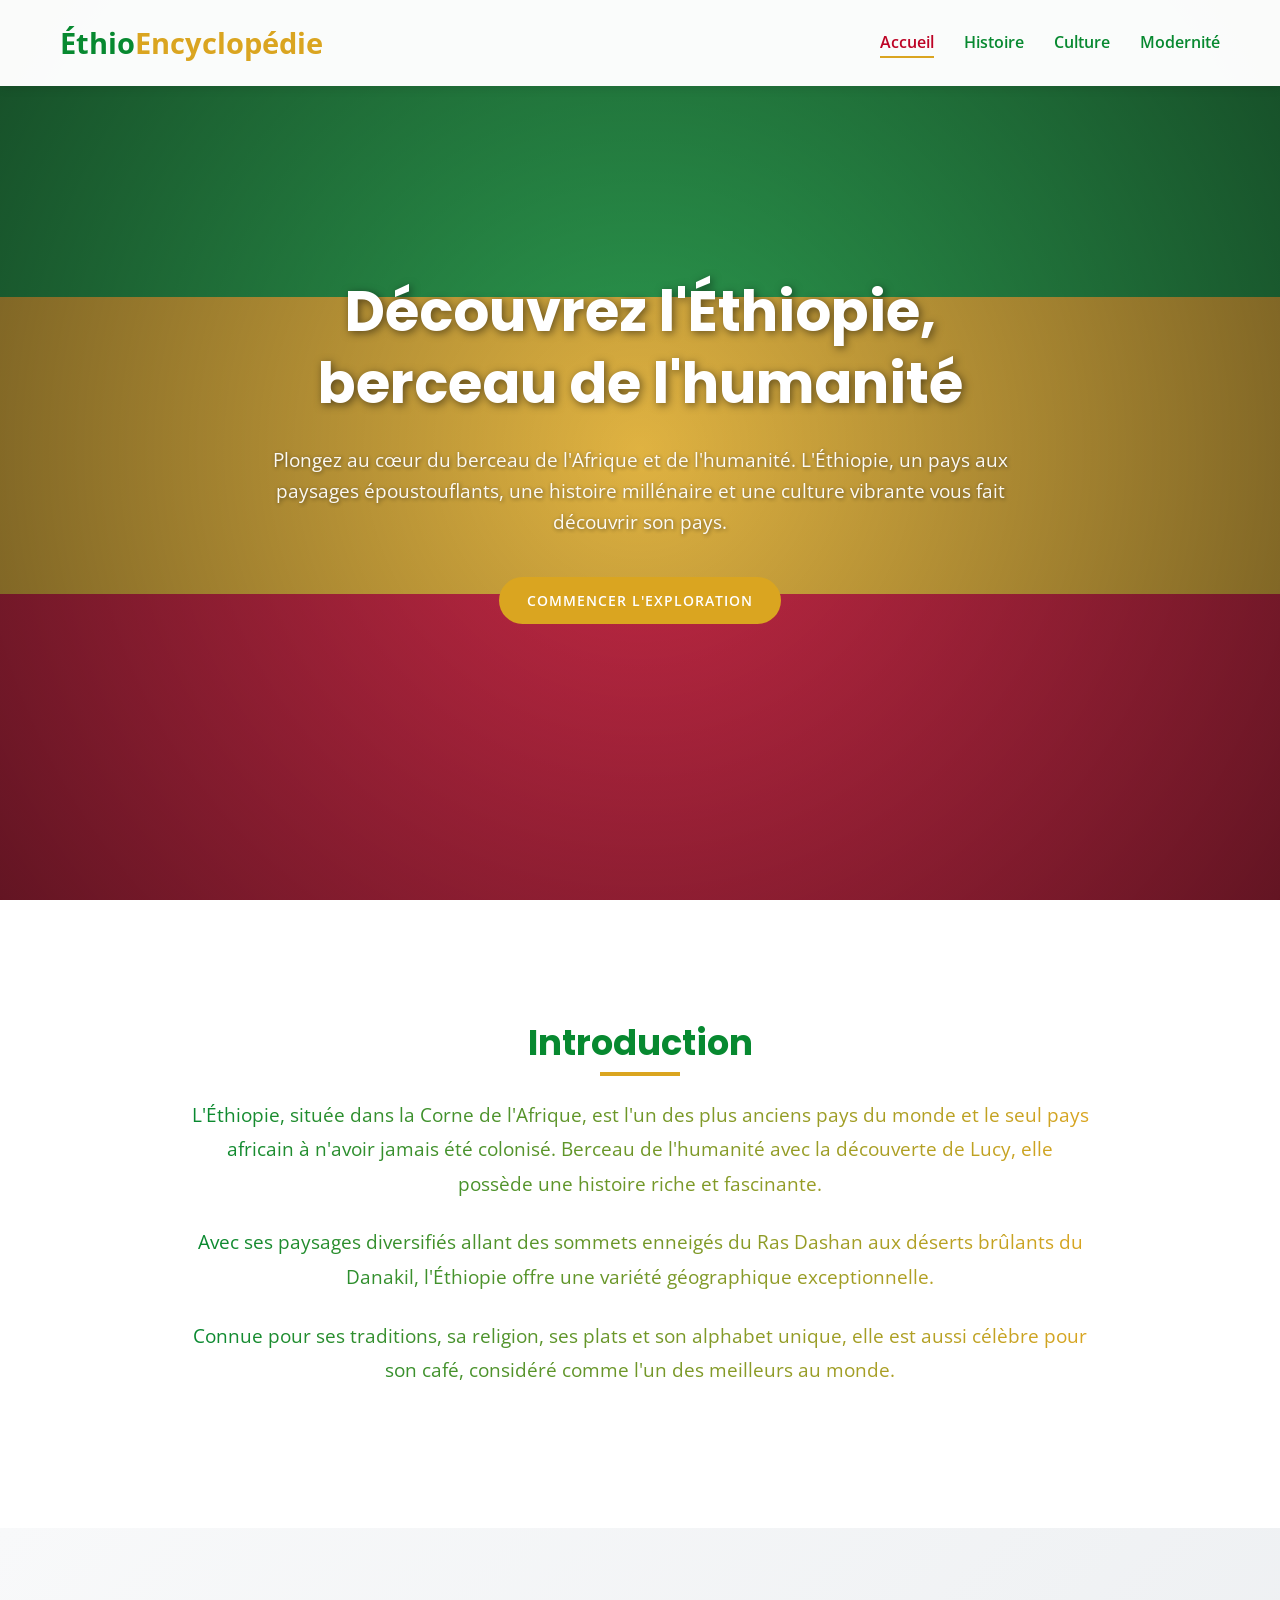
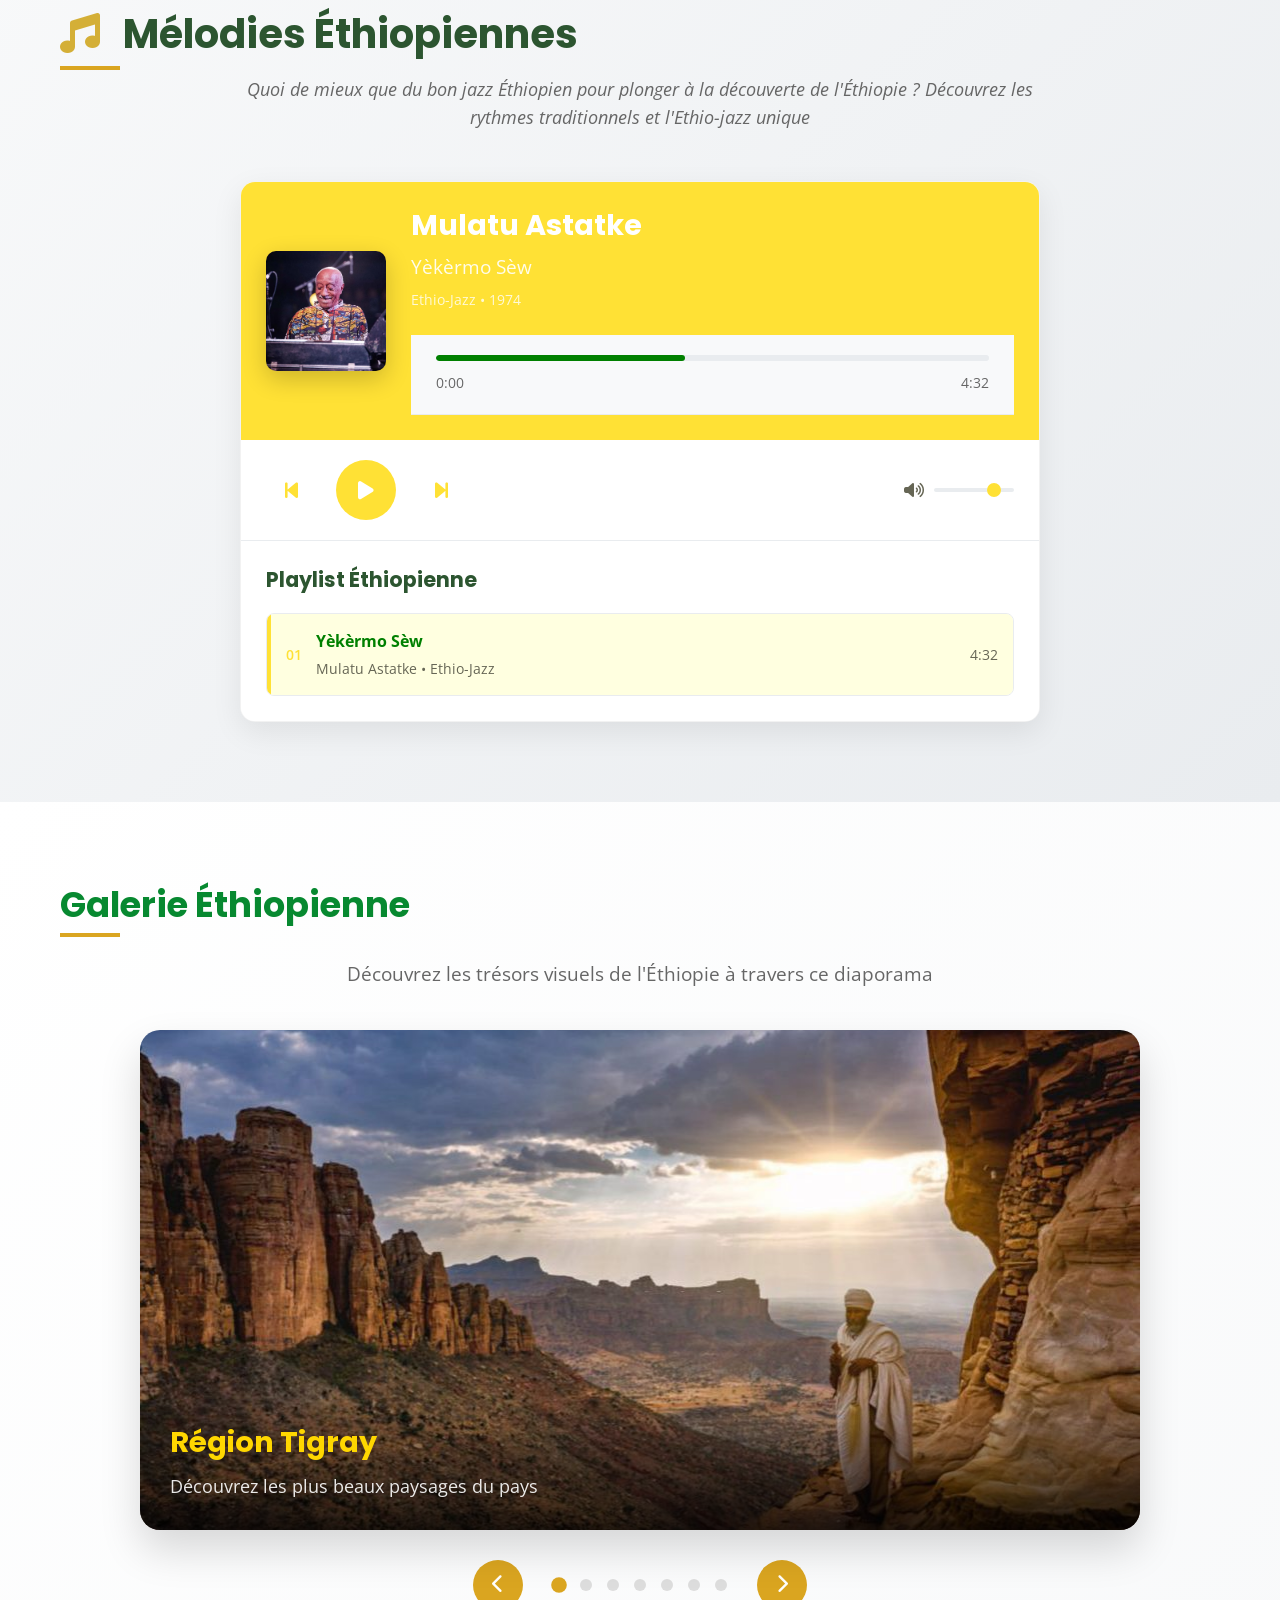
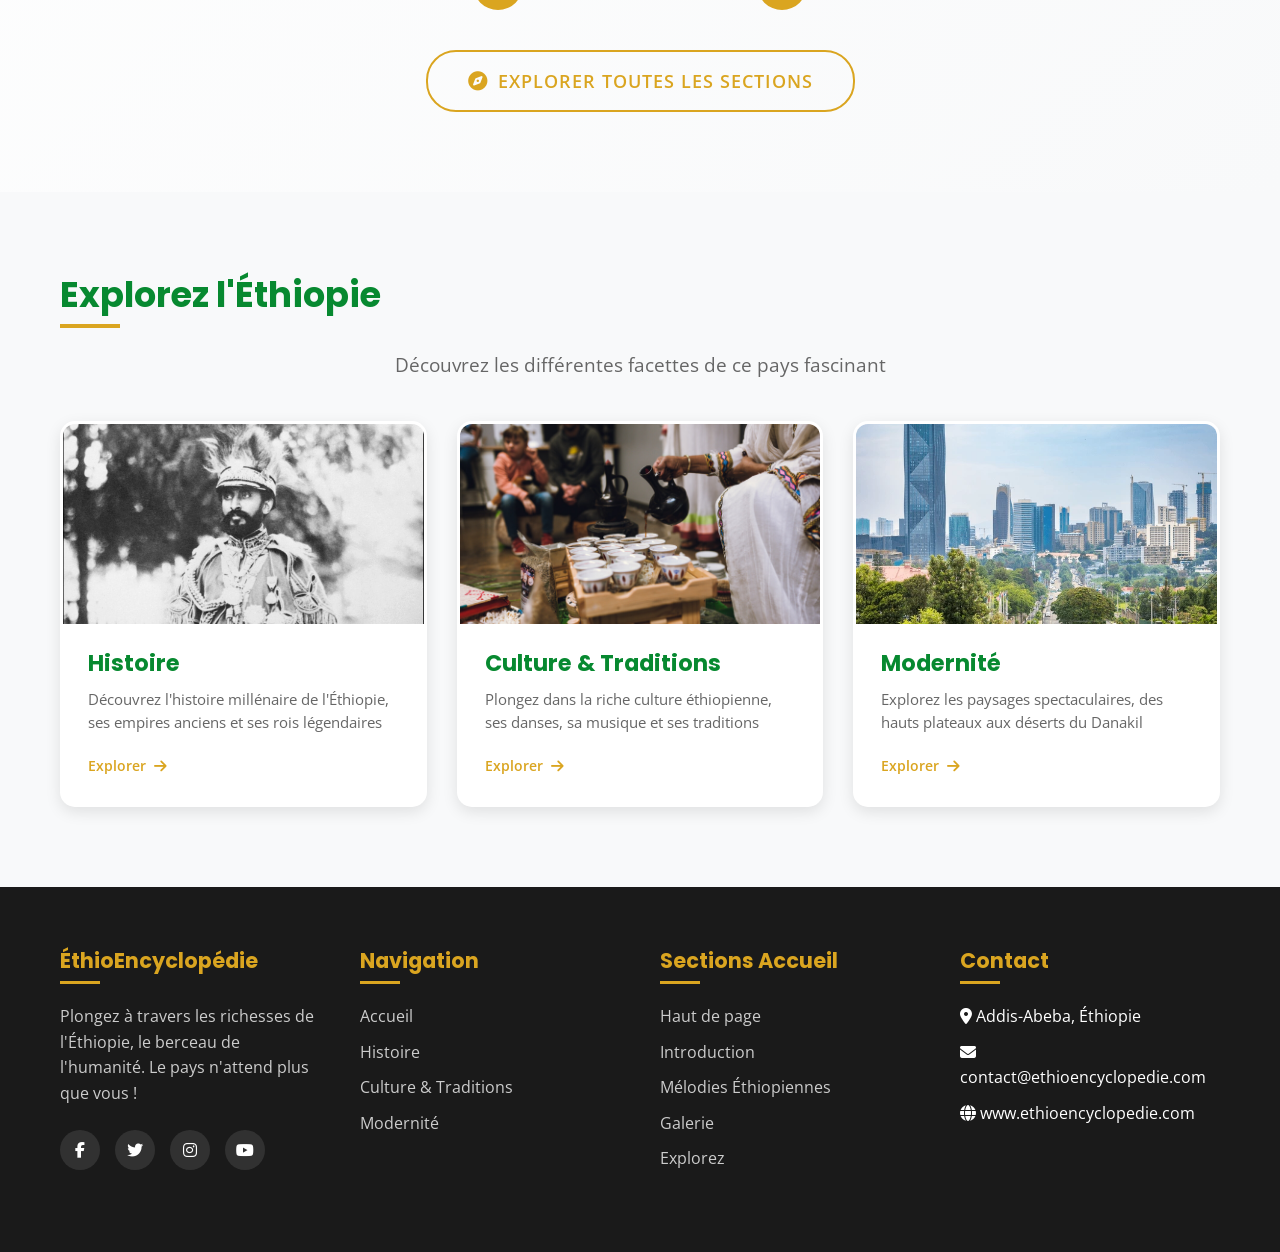
<file: index.html>
<!DOCTYPE html>
<html lang="fr">
<head>
    <meta charset="UTF-8">
    <meta name="viewport" content="width=device-width, initial-scale=1.0">
    <link rel="icon" href="images/favicon.png" type="image/png">
    <title>Découvrez l'Éthiopie - Trésor de l'Afrique</title>
    <!-- CSS unifié -->
    <link rel="stylesheet" href="projet.css">
    <!-- Fonts externes -->
    <link rel="stylesheet" href="https://cdnjs.cloudflare.com/ajax/libs/font-awesome/6.4.0/css/all.min.css">
    <link href="https://fonts.googleapis.com/css2?family=Poppins:wght@300;400;600;700&family=Open+Sans:wght@400;600&display=swap" rel="stylesheet">
</head>
<body class="page-projet">
    <!-- Header & Navigation -->
    <header id="header">
        <div class="container">
            <nav class="navbar">
                <a href="#" class="logo">Éthio<span>Encyclopédie</span></a>
                
                <ul class="nav-links" id="navLinks">
                    <li><a href="index.html" class="active">Accueil</a></li>
                    <li><a href="histoire.html">Histoire</a></li>
                    <li><a href="culture.html">Culture</a></li>
                    <li><a href="modernite.html">Modernité</a></li>
                </ul>
            </nav>
        </div>
    </header>

    <!-- Section Hero -->
    <section class="hero" id="accueil">
        <div class="container">
            <div class="hero-content">
                <h1>Découvrez l'Éthiopie, berceau de l'humanité</h1>
                <p>Plongez au cœur du berceau de l'Afrique et de l'humanité. L'Éthiopie, un pays aux paysages époustouflants, une histoire millénaire et une culture vibrante vous fait découvrir son pays.</p>
                <a href="#introduction" class="btn">Commencer l'exploration</a>
            </div>
        </div>
    </section>

    <!-- Introduction -->
    <section id="introduction">
        <div class="container">
            <h2>Introduction</h2>
            <div class="intro-content">
                <div class="intro-text">
                    <p class="animated-text">L'Éthiopie, située dans la Corne de l'Afrique, est l'un des plus anciens pays du monde et le seul pays africain à n'avoir jamais été colonisé. Berceau de l'humanité avec la découverte de Lucy, elle possède une histoire riche et fascinante.</p>
                    <p class="animated-text">Avec ses paysages diversifiés allant des sommets enneigés du Ras Dashan aux déserts brûlants du Danakil, l'Éthiopie offre une variété géographique exceptionnelle.</p>
                    <p class="animated-text">Connue pour ses traditions, sa religion, ses plats et son alphabet unique, elle est aussi célèbre pour son café, considéré comme l'un des meilleurs au monde.</p>
                </div>
            </div>
        </div>
    </section>

    <!-- Section Musique -->
    <section id="musique" class="music-section">
        <audio id="ethio-music" preload="metadata">
            <source src="audio/Mulatu.mp3" type="audio/mpeg">
        </audio>
        <div class="container">
            <h2><i class="fas fa-music"></i> Mélodies Éthiopiennes</h2>
            <p class="section-subtitle">Quoi de mieux que du bon jazz Éthiopien pour plonger à la découverte de l'Éthiopie ? Découvrez les rythmes traditionnels et l'Ethio-jazz unique</p>
            
            <div class="music-player">
                <div class="player-header">
                    <div class="track-cover">
                        <img src="images/mulatu.webp" alt="Mulatu Astatke">
                    </div>
                    <div class="track-info">
                        <h3>Mulatu Astatke</h3>
                        <p class="track-title">Yèkèrmo Sèw</p>
                        <p class="track-genre">Ethio-Jazz • 1974</p>
                        <div class="track-progress">
                            <div class="progress-bar">
                                <div class="progress-fill"></div>
                            </div>
                            <div class="time-display">
                                <span class="current-time">0:00</span>
                                <span class="total-time">4:32</span>
                            </div>
                        </div>
                    </div>
                </div>
                
                <div class="player-controls">
                    <button class="control-btn" title="Précédent">
                        <i class="fas fa-step-backward"></i>
                    </button>
                    <button class="control-btn play-btn" title="Lecture">
                        <i class="fas fa-play"></i>
                    </button>
                    <button class="control-btn" title="Suivant">
                        <i class="fas fa-step-forward"></i>
                    </button>
                    <div class="volume-control">
                        <i class="fas fa-volume-up"></i>
                        <input type="range" min="0" max="100" value="80" class="volume-slider">
                    </div>
                </div>
                
                <div class="playlist">
                    <h4>Playlist Éthiopienne</h4>
                    <div class="playlist-items">
                        <div class="playlist-item active">
                            <div class="item-number">01</div>
                            <div class="item-info">
                                <h5>Yèkèrmo Sèw</h5>
                                <p>Mulatu Astatke • Ethio-Jazz</p>
                            </div>
                            <div class="item-duration">4:32</div>
                        </div>
                    </div>
                </div>
            </div>
        </div>
    </section>

    <!-- Nouvelle section : Carousel d'images -->
    <section id="carousel-section" class="carousel-section">
        <div class="container">
            <h2>Galerie Éthiopienne</h2>
            <p class="section-subtitle">Découvrez les trésors visuels de l'Éthiopie à travers ce diaporama</p>
            
            <div class="carousel-container">
                <div class="carousel">
                    <div class="carousel-slide active">
                        <img src="images/tigrayp5.jpg" alt="Région Tigray">
                        <div class="slide-caption">
                            <h3>Région Tigray</h3>
                            <p>Découvrez les plus beaux paysages du pays</p>
                        </div>
                    </div>
                    <div class="carousel-slide">
                        <img src="images/gonder.jpg" alt="Région Gonder">
                        <div class="slide-caption">
                            <h3>Région Gonder</h3>
                            <p>Découvrez les plus beaux paysages du pays</p>
                        </div>
                    </div>
                    <div class="carousel-slide">
                        <img src="images/lac-tana6.jpg" alt="Lac Tana">
                        <div class="slide-caption">
                            <h3>Lac Tana</h3>
                            <p>Découvrez les plus beaux paysages du pays</p>
                        </div>
                    </div>
                    <div class="carousel-slide">
                        <img src="images/lion.jpg" alt="Lion - animal emblématique de l'Éthiopie">
                        <div class="slide-caption">
                            <h3>L'animal emblématique de l'Éthiopie</h3>
                            <p>Découvrez les plus beaux paysages du pays</p>
                        </div>
                    </div>
                    <div class="carousel-slide">
                        <img src="images/lac-tana7.jpg" alt="Région montagneuse">
                        <div class="slide-caption">
                            <h3>Région Montagneuses</h3>
                            <p>Découvrez les plus beaux paysages du pays</p>
                        </div>
                    </div>
                    <div class="carousel-slide">
                        <img src="images/tigrayp6.jpg" alt="Région Tigray">
                        <div class="slide-caption">
                            <h3>Région Tigray</h3>
                            <p>Découvrez les plus beaux paysages du pays</p>
                        </div>
                    </div>
                    <div class="carousel-slide">
                        <img src="images/chutes.jpg" alt="Chutes d'eau">
                        <div class="slide-caption">
                            <h3>Chutes d'eau</h3>
                            <p>Découvrez les plus beaux paysages du pays</p>
                        </div>
                    </div>
                </div>
                
                <div class="carousel-controls">
                    <button class="carousel-btn prev-btn">
                        <i class="fas fa-chevron-left"></i>
                    </button>
                    <div class="carousel-dots">
                        <span class="dot active" data-slide="0"></span>
                        <span class="dot" data-slide="1"></span>
                        <span class="dot" data-slide="2"></span>
                        <span class="dot" data-slide="3"></span>
                        <span class="dot" data-slide="4"></span>
                        <span class="dot" data-slide="5"></span>
                        <span class="dot" data-slide="6"></span>
                    </div>
                    <button class="carousel-btn next-btn">
                        <i class="fas fa-chevron-right"></i>
                    </button>
                </div>
            </div>
            
            <!-- Bouton après le carousel -->
            <div class="carousel-action">
                <a href="#cartes-sections" class="btn btn-secondary">
                    <i class="fas fa-compass"></i> Explorer toutes les sections
                </a>
            </div>
        </div>
    </section>

    <!-- Cartes introductives des sections -->
    <section class="cartes-sections" id="cartes-sections">
        <div class="container">
            <h2>Explorez l'Éthiopie</h2>
            <p class="section-subtitle">Découvrez les différentes facettes de ce pays fascinant</p>
            
            <div class="cartes-container">
                <!-- Carte Histoire -->
                <a href="histoire.html" class="carte-section">
                    <div class="carte-image">
                        <img src="images/haile.jpg" alt="Histoire de l'Éthiopie">
                    </div>
                    <div class="carte-content">
                        <h3>Histoire</h3>
                        <p>Découvrez l'histoire millénaire de l'Éthiopie, ses empires anciens et ses rois légendaires</p>
                        <span class="carte-cta">Explorer <i class="fas fa-arrow-right"></i></span>
                    </div>
                </a>

                <!-- Carte Culture -->
                <a href="culture.html" class="carte-section">
                    <div class="carte-image">
                        <img src="images/buna.jpg" alt="Culture éthiopienne">
                    </div>
                    <div class="carte-content">
                        <h3>Culture & Traditions</h3>
                        <p>Plongez dans la riche culture éthiopienne, ses danses, sa musique et ses traditions</p>
                        <span class="carte-cta">Explorer <i class="fas fa-arrow-right"></i></span>
                    </div>
                </a>

                <!-- Carte Modernité -->
                <a href="modernite.html" class="carte-section">
                    <div class="carte-image">
                        <img src="images/addis2.webp" alt="Modernité">
                    </div>
                    <div class="carte-content">
                        <h3>Modernité</h3>
                        <p>Explorez les paysages spectaculaires, des hauts plateaux aux déserts du Danakil</p>
                        <span class="carte-cta">Explorer <i class="fas fa-arrow-right"></i></span>
                    </div>
                </a>
            </div>
        </div>
    </section>

    <!-- Footer -->
    <footer>
        <div class="container">
            <div class="footer-content">
                <div class="footer-column">
                    <h3>ÉthioEncyclopédie</h3>
                    <!--p>Une encyclopédie collaborative dédiée à la richesse culturelle, historique et géographique de l'Éthiopie.</p-->
		    <p>Plongez à travers les richesses de l'Éthiopie, le berceau de l'humanité. Le pays n'attend plus que vous !<p>
                    <div class="social-links">
                        <a href="#"><i class="fab fa-facebook-f"></i></a>
                        <a href="#"><i class="fab fa-twitter"></i></a>
                        <a href="#"><i class="fab fa-instagram"></i></a>
                        <a href="#"><i class="fab fa-youtube"></i></a>
                    </div>
                </div>
                
                <div class="footer-column">
                    <h3>Navigation</h3>
                    <ul class="footer-links">
                        <li><a href="index.html">Accueil</a></li>
                        <li><a href="histoire.html">Histoire</a></li>
                        <li><a href="culture.html">Culture & Traditions</a></li>
                        <li><a href="modernite.html">Modernité</a></li>
                    </ul>
                </div>
                
                <div class="footer-column">
                    <h3>Sections Accueil</h3>
                    <ul class="footer-links">
                        <li><a href="#">Haut de page</a></li>
                        <li><a href="#introduction">Introduction</a></li>
                        <li><a href="#musique">Mélodies Éthiopiennes</a></li>
                        <li><a href="#carousel-section">Galerie</a></li>
                        <li><a href="#cartes-sections">Explorez</a></li>
                    </ul>
                </div>
                
                <div class="footer-column">
                    <h3>Contact</h3>
                    <ul class="footer-links">
                        <li><i class="fas fa-map-marker-alt"></i> Addis-Abeba, Éthiopie</li>
                        <li><i class="fas fa-envelope"></i> contact@ethioencyclopedie.com</li>
                        <li><i class="fas fa-globe"></i> www.ethioencyclopedie.com</li>
                    </ul>
                </div>
            </div>
            
            <!-- AU CAS OÙ JE PUBLIE CE SITE UN JOUR -->
            <!-- <div class="copyright">
                <p>&copy; 2023 ÉthioEncyclopédie - Tous droits réservés</p>
            </div> -->
        </div>
    </footer>

    <!-- JavaScript unifié -->
    <script src="projet.js"></script>
</body>
</html>
</file>
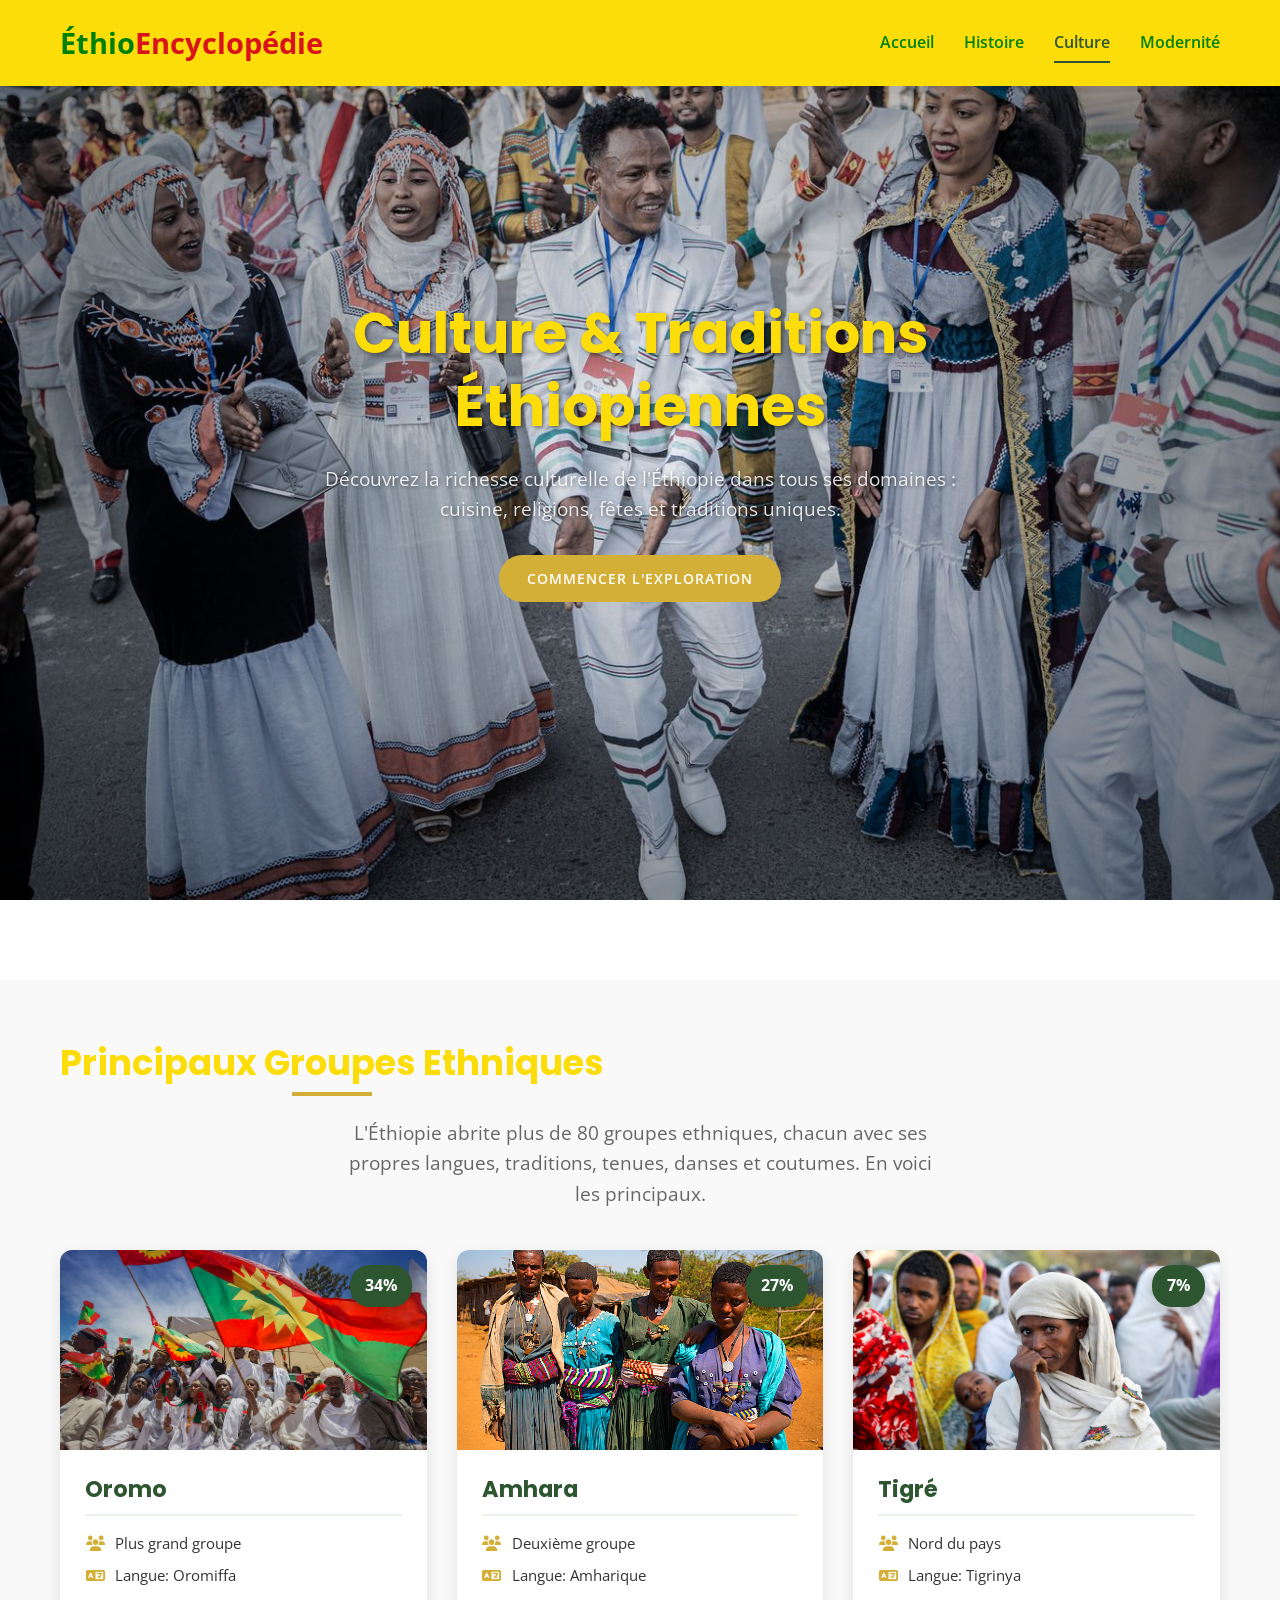
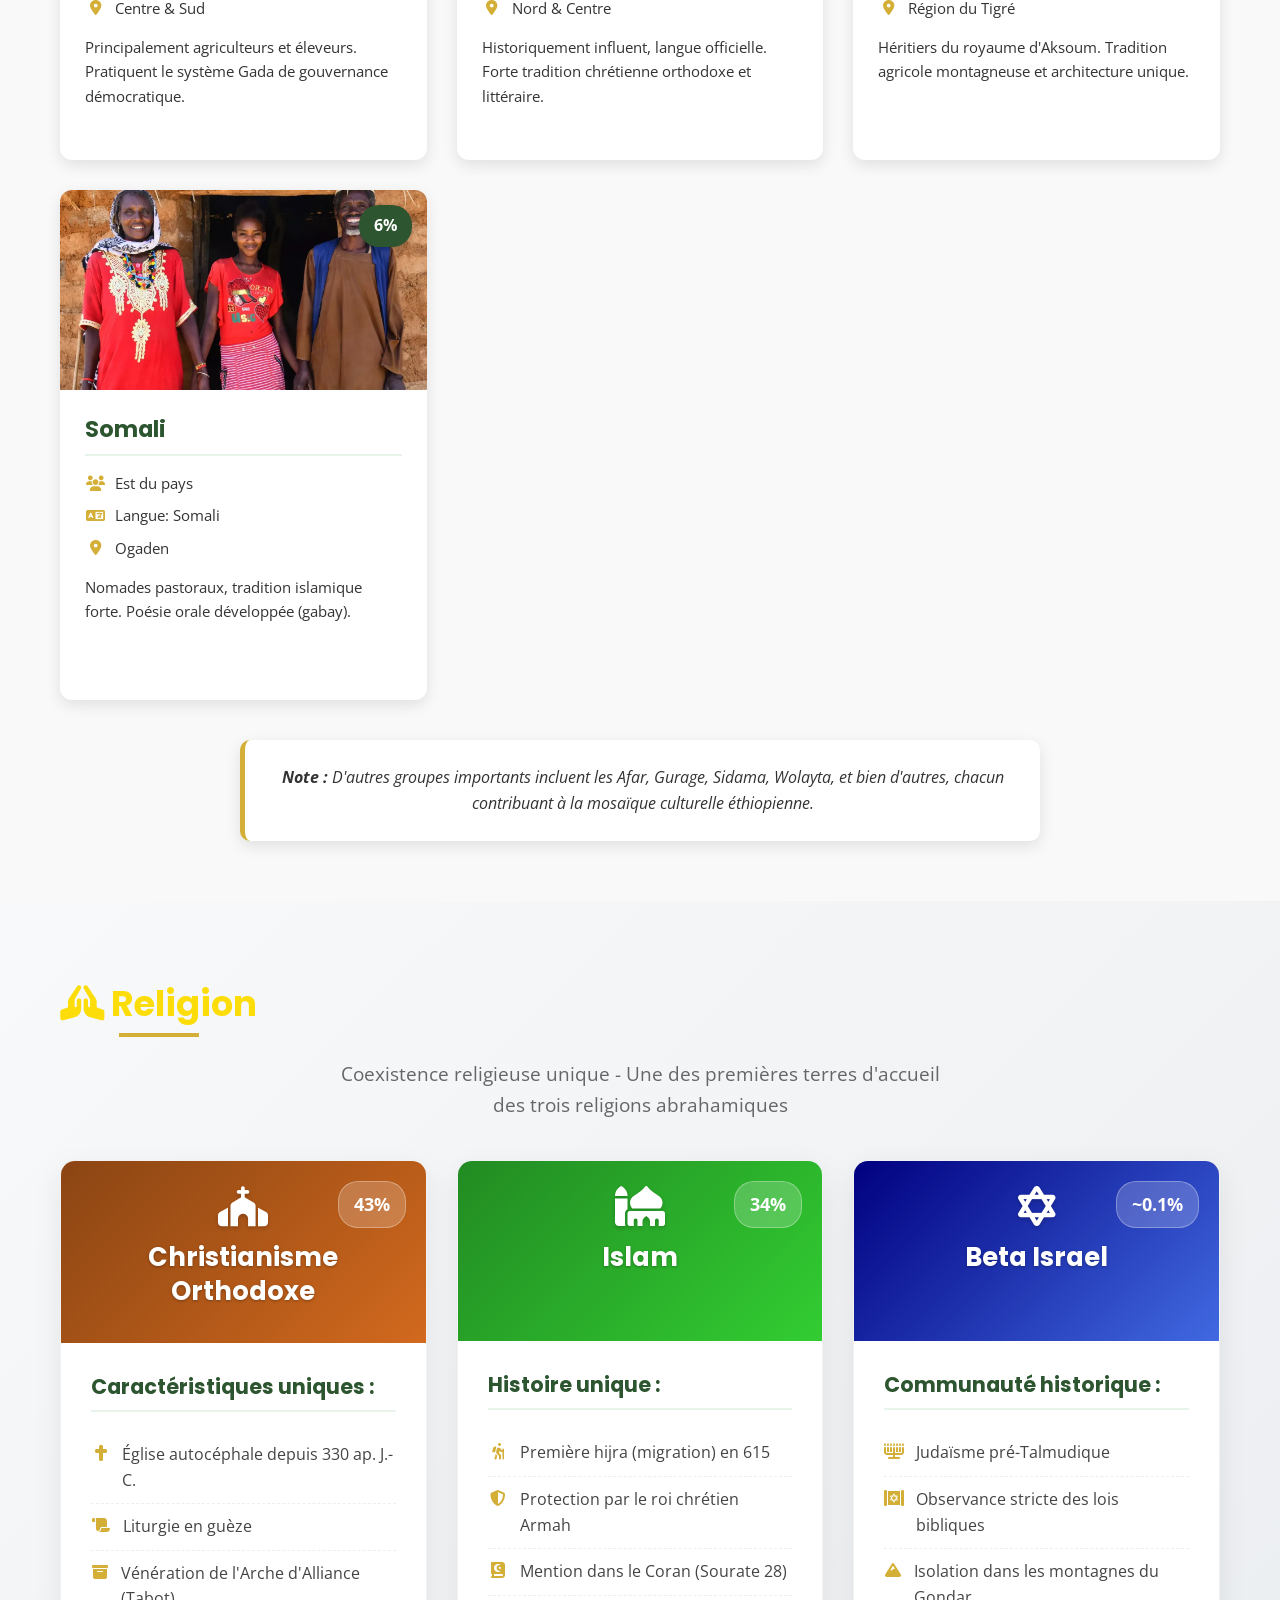
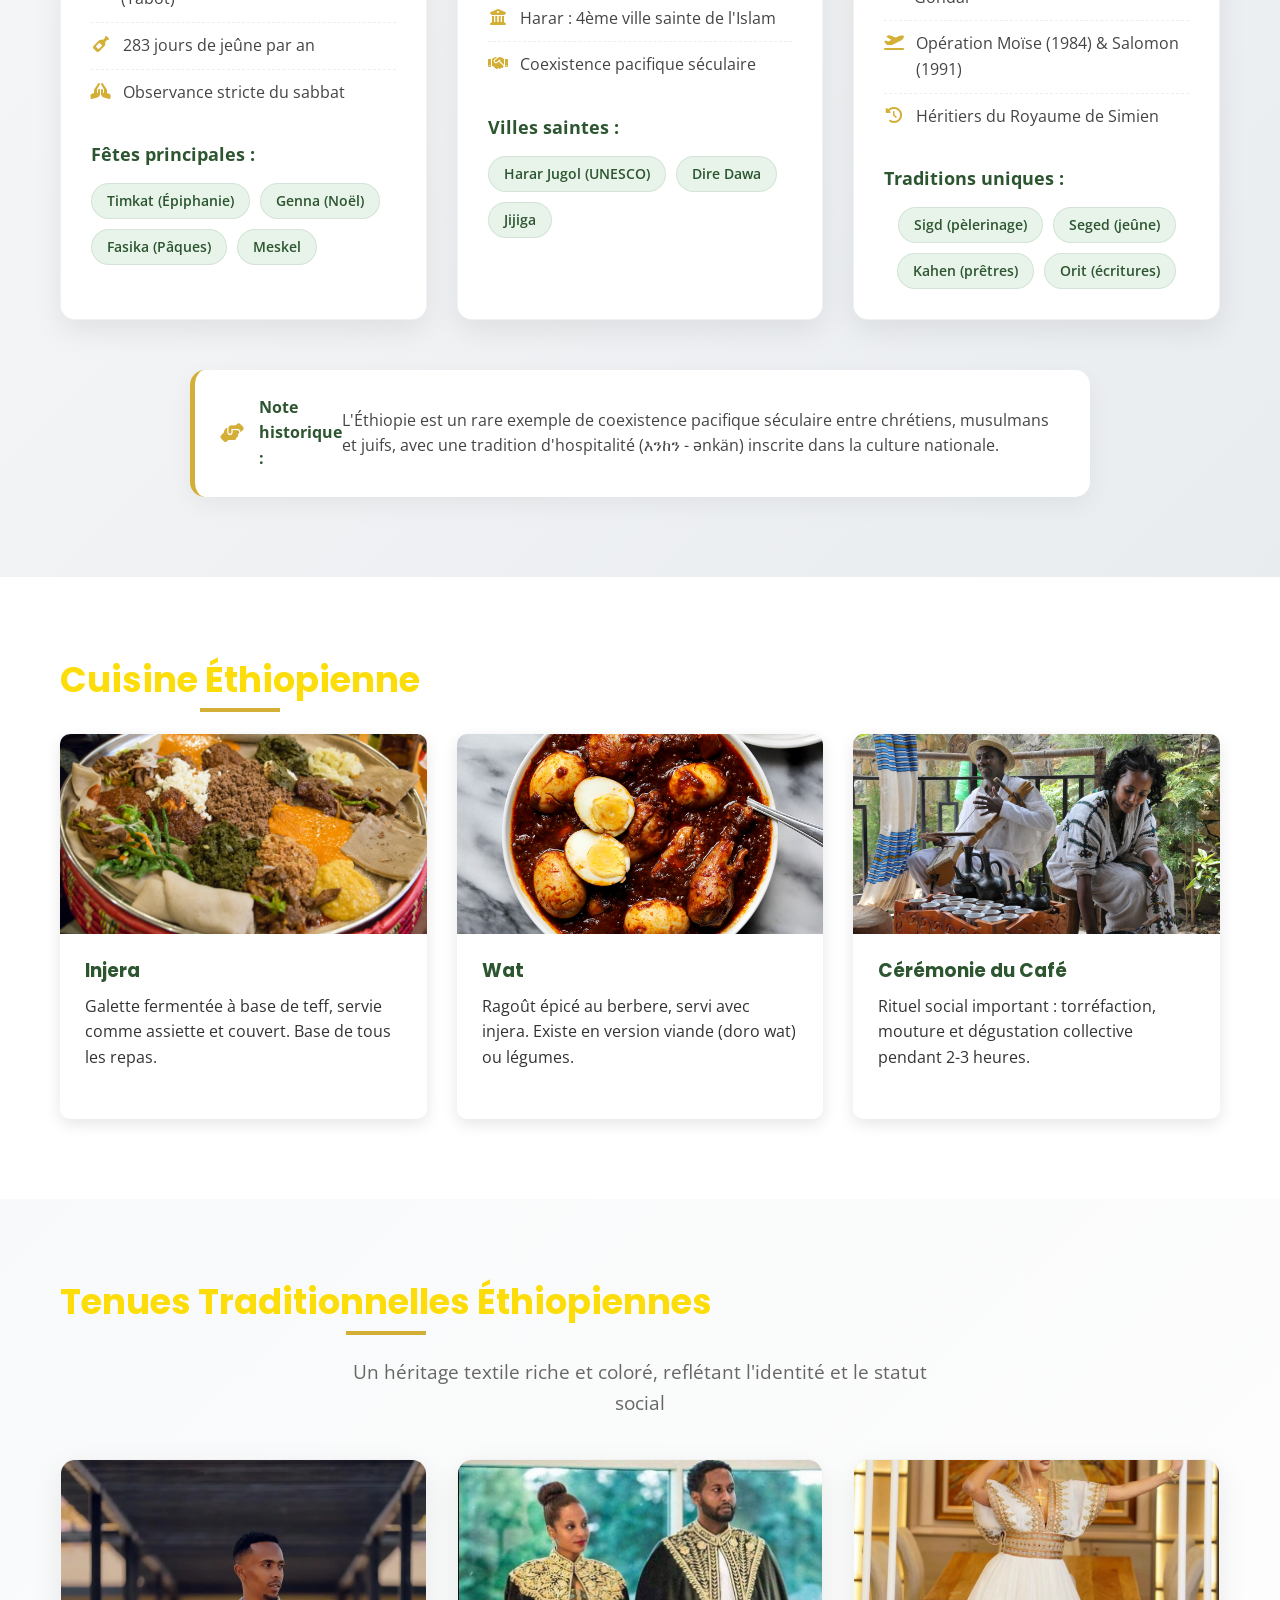
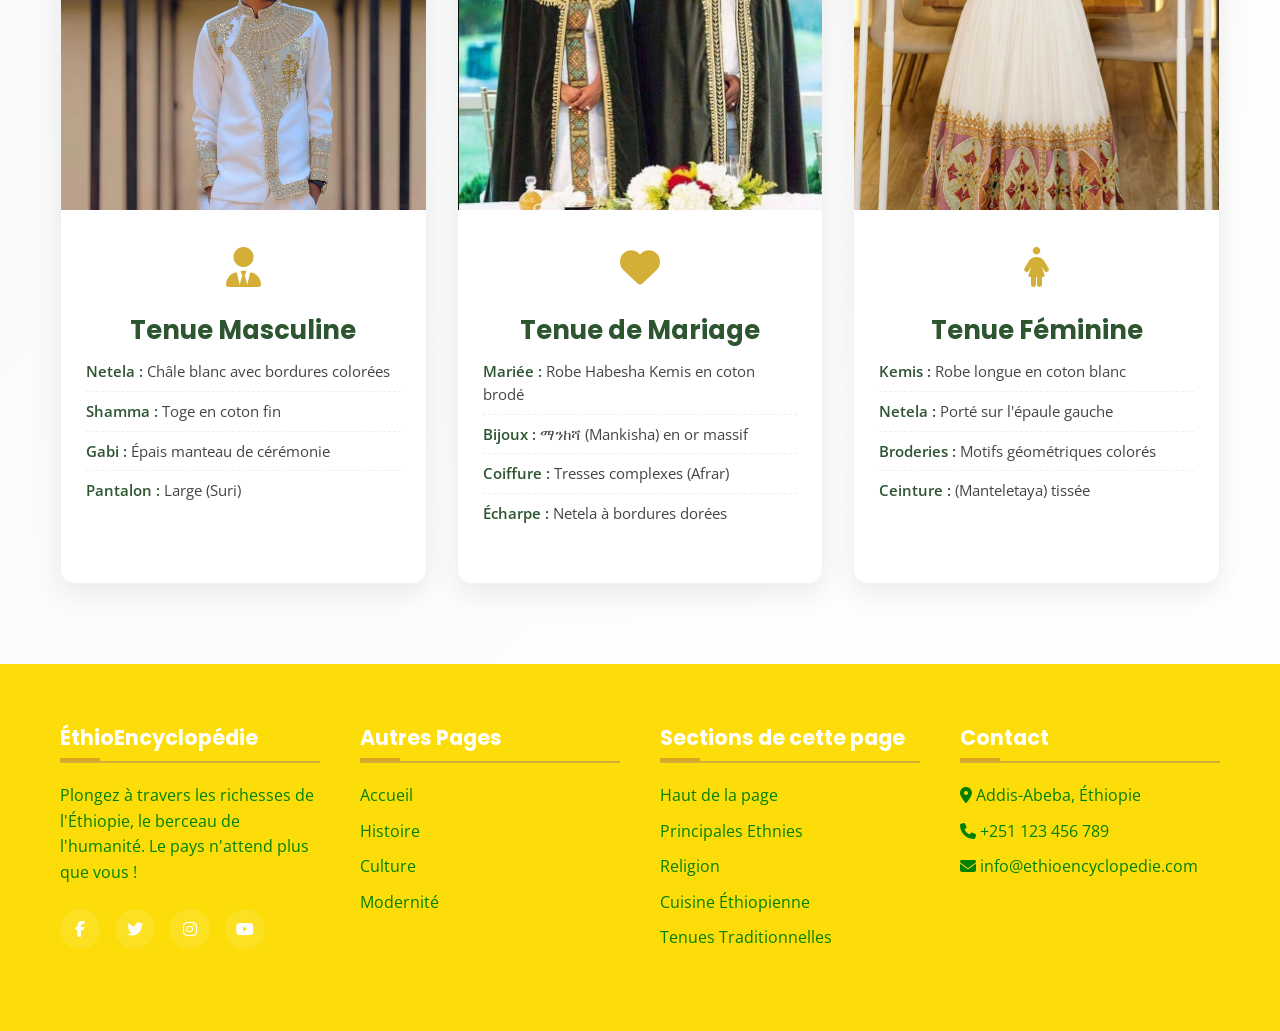
<file: culture.html>
<!DOCTYPE html>
<html lang="fr">
<head>
    <meta charset="UTF-8">
    <meta name="viewport" content="width=device-width, initial-scale=1.0">
    <link rel="icon" href="images/favicon.png" type="image/png">
    <title>Culture Éthiopienne - ÉthioEncyclopédie</title>
    <!-- CSS unifié -->
    <link rel="stylesheet" href="projet.css">
    <!-- Fonts externes -->
    <link rel="stylesheet" href="https://cdnjs.cloudflare.com/ajax/libs/font-awesome/6.4.0/css/all.min.css">
    <link href="https://fonts.googleapis.com/css2?family=Poppins:wght@300;400;600;700&family=Open+Sans:wght@400;600&display=swap" rel="stylesheet">
</head>
<body class="page-culture">
    <!-- Header -->
    <header id="header">
        <div class="container">
            <nav class="navbar">
                <a href="index.html" class="logo">Éthio<span>Encyclopédie</span></a>

                <ul class="nav-links" id="navLinks">
                    <li><a href="index.html">Accueil</a></li>
                    <li><a href="histoire.html">Histoire</a></li>
                    <li><a href="culture.html" class="active">Culture</a></li>
                    <li><a href="modernite.html">Modernité</a></li>
                </ul>
            </nav>
        </div>
    </header>

    <!-- Hero -->
    <section class="hero culture-hero">
        <div class="container">
            <div class="hero-content">
                <h1>Culture & Traditions Éthiopiennes</h1>
                <p>Découvrez la richesse culturelle de l'Éthiopie dans tous ses domaines : cuisine, religions, fêtes et traditions uniques.</p>
                <a href="#ethnies" class="btn">Commencer l'exploration</a>
            </div>
        </div>
    </section>

    <!-- Cartes des ethnies -->
    <section id="ethnies">
        <div class="container">
            <h2>Principaux Groupes Ethniques</h2>
            <p class="section-subtitle">L'Éthiopie abrite plus de 80 groupes ethniques, chacun avec ses propres langues, traditions, tenues, danses et coutumes. En voici les principaux.</p>
            
            <div class="ethnie-cards">
                <!-- Carte 1 : Oromo -->
                <div class="ethnie-card">
                    <div class="ethnie-image">
                        <img src="images/oromo.jpg" alt="Groupe ethnique Oromo">
                        <div class="ethnie-badge">34%</div>
                    </div>
                    <div class="ethnie-content">
                        <h3>Oromo</h3>
                        <div class="ethnie-details">
                            <div class="ethnie-detail">
                                <i class="fas fa-users"></i>
                                <span>Plus grand groupe</span>
                            </div>
                            <div class="ethnie-detail">
                                <i class="fas fa-language"></i>
                                <span>Langue: Oromiffa</span>
                            </div>
                            <div class="ethnie-detail">
                                <i class="fas fa-map-marker-alt"></i>
                                <span>Centre & Sud</span>
                            </div>
                        </div>
                        <p>Principalement agriculteurs et éleveurs. Pratiquent le système Gada de gouvernance démocratique.</p>
                        <div class="ethnie-tags">
                            <!-- Tags peuvent être ajoutés ici -->
                        </div>
                    </div>
                </div>

                <!-- Carte 2 : Amhara -->
                <div class="ethnie-card">
                    <div class="ethnie-image">
                        <img src="images/amhara2.jpg" alt="Groupe ethnique Amhara">
                        <div class="ethnie-badge">27%</div>
                    </div>
                    <div class="ethnie-content">
                        <h3>Amhara</h3>
                        <div class="ethnie-details">
                            <div class="ethnie-detail">
                                <i class="fas fa-users"></i>
                                <span>Deuxième groupe</span>
                            </div>
                            <div class="ethnie-detail">
                                <i class="fas fa-language"></i>
                                <span>Langue: Amharique</span>
                            </div>
                            <div class="ethnie-detail">
                                <i class="fas fa-map-marker-alt"></i>
                                <span>Nord & Centre</span>
                            </div>
                        </div>
                        <p>Historiquement influent, langue officielle. Forte tradition chrétienne orthodoxe et littéraire.</p>
                        <div class="ethnie-tags">
                            <!-- Tags peuvent être ajoutés ici -->
                        </div>
                    </div>
                </div>

                <!-- Carte 3 : Tigré -->
                <div class="ethnie-card">
                    <div class="ethnie-image">
                        <img src="images/tigray2.jpg" alt="Groupe ethnique Tigré">
                        <div class="ethnie-badge">7%</div>
                    </div>
                    <div class="ethnie-content">
                        <h3>Tigré</h3>
                        <div class="ethnie-details">
                            <div class="ethnie-detail">
                                <i class="fas fa-users"></i>
                                <span>Nord du pays</span>
                            </div>
                            <div class="ethnie-detail">
                                <i class="fas fa-language"></i>
                                <span>Langue: Tigrinya</span>
                            </div>
                            <div class="ethnie-detail">
                                <i class="fas fa-map-marker-alt"></i>
                                <span>Région du Tigré</span>
                            </div>
                        </div>
                        <p>Héritiers du royaume d'Aksoum. Tradition agricole montagneuse et architecture unique.</p>
                        <div class="ethnie-tags">
                            <!-- Tags peuvent être ajoutés ici -->
                        </div>
                    </div>
                </div>

                <!-- Carte 4 : Somali -->
                <div class="ethnie-card">
                    <div class="ethnie-image">
                        <img src="images/somali.jpg" alt="Groupe ethnique Somali">
                        <div class="ethnie-badge">6%</div>
                    </div>
                    <div class="ethnie-content">
                        <h3>Somali</h3>
                        <div class="ethnie-details">
                            <div class="ethnie-detail">
                                <i class="fas fa-users"></i>
                                <span>Est du pays</span>
                            </div>
                            <div class="ethnie-detail">
                                <i class="fas fa-language"></i>
                                <span>Langue: Somali</span>
                            </div>
                            <div class="ethnie-detail">
                                <i class="fas fa-map-marker-alt"></i>
                                <span>Ogaden</span>
                            </div>
                        </div>
                        <p>Nomades pastoraux, tradition islamique forte. Poésie orale développée (gabay).</p>
                        <div class="ethnie-tags">
                            <!-- Tags peuvent être ajoutés ici -->
                        </div>
                    </div>
                </div>
            </div>
            
            <div class="ethnie-note">
                <p><strong>Note :</strong> D'autres groupes importants incluent les Afar, Gurage, Sidama, Wolayta, et bien d'autres, chacun contribuant à la mosaïque culturelle éthiopienne.</p>
            </div>
        </div>
    </section>

    <!-- Section 3 : Religion & Spiritualité -->
    <section id="religion" class="culture-section">
        <div class="container">
            <h2><i class="fas fa-hands-praying"></i> Religion</h2>
            <p class="section-subtitle">Coexistence religieuse unique - Une des premières terres d'accueil des trois religions abrahamiques</p>

            <div class="religion-grid">
                <!-- Christianisme Orthodoxe -->
                <div class="religion-card">
                    <div class="religion-header" style="background: linear-gradient(135deg, #8B4513, #D2691E);">
                        <i class="fas fa-church"></i>
                        <h3>Christianisme Orthodoxe</h3>
                        <span class="percentage">43%</span>
                    </div>
                    <div class="religion-body">
                        <h4>Caractéristiques uniques :</h4>
                        <ul class="features">
                            <li><i class="fas fa-cross"></i> Église autocéphale depuis 330 ap. J.-C.</li>
                            <li><i class="fas fa-scroll"></i> Liturgie en guèze</li>
                            <li><i class="fas fa-archive"></i> Vénération de l'Arche d'Alliance (Tabot)</li>
                            <li><i class="fas fa-wine-bottle"></i> 283 jours de jeûne par an</li>
                            <li><i class="fas fa-praying-hands"></i> Observance stricte du sabbat</li>
                        </ul>
                        <div class="festivals">
                            <h5>Fêtes principales :</h5>
                            <div class="festival-tags">
                                <span class="tag">Timkat (Épiphanie)</span>
                                <span class="tag">Genna (Noël)</span>
                                <span class="tag">Fasika (Pâques)</span>
                                <span class="tag">Meskel</span>
                            </div>
                        </div>
                    </div>
                </div>

                <!-- Islam -->
                <div class="religion-card">
                    <div class="religion-header" style="background: linear-gradient(135deg, #228B22, #32CD32);">
                        <i class="fas fa-mosque"></i>
                        <h3>Islam</h3>
                        <span class="percentage">34%</span>
                    </div>
                    <div class="religion-body">
                        <h4>Histoire unique :</h4>
                        <ul class="features">
                            <li><i class="fas fa-hiking"></i> Première hijra (migration) en 615</li>
                            <li><i class="fas fa-shield-alt"></i> Protection par le roi chrétien Armah</li>
                            <li><i class="fas fa-book-quran"></i> Mention dans le Coran (Sourate 28)</li>
                            <li><i class="fas fa-university"></i> Harar : 4ème ville sainte de l'Islam</li>
                            <li><i class="fas fa-handshake"></i> Coexistence pacifique séculaire</li>
                        </ul>
                        <div class="festivals">
                            <h5>Villes saintes :</h5>
                            <div class="city-tags">
                                <span class="tag">Harar Jugol (UNESCO)</span>
                                <span class="tag">Dire Dawa</span>
                                <span class="tag">Jijiga</span>
                            </div>
                        </div>
                    </div>
                </div>

                <!-- Judaïsme Beta Israel -->
                <div class="religion-card">
                    <div class="religion-header" style="background: linear-gradient(135deg, #000080, #4169E1);">
                        <i class="fas fa-star-of-david"></i>
                        <h3>Beta Israel</h3>
                        <span class="percentage">~0.1%</span>
                    </div>
                    <div class="religion-body">
                        <h4>Communauté historique :</h4>
                        <ul class="features">
                            <li><i class="fas fa-menorah"></i> Judaïsme pré-Talmudique</li>
                            <li><i class="fas fa-torah"></i> Observance stricte des lois bibliques</li>
                            <li><i class="fas fa-mountain"></i> Isolation dans les montagnes du Gondar</li>
                            <li><i class="fas fa-plane-departure"></i> Opération Moïse (1984) & Salomon (1991)</li>
                            <li><i class="fas fa-history"></i> Héritiers du Royaume de Simien</li>
                        </ul>
                        <div class="festivals">
                            <h5>Traditions uniques :</h5>
                            <div class="tradition-tags">
                                <span class="tag">Sigd (pèlerinage)</span>
                                <span class="tag">Seged (jeûne)</span>
                                <span class="tag">Kahen (prêtres)</span>
                                <span class="tag">Orit (écritures)</span>
                            </div>
                        </div>
                    </div>
                </div>
            </div>
            
            <div class="religion-note">
                <p><i class="fas fa-hands-helping"></i> <strong>Note historique :</strong> L'Éthiopie est un rare exemple de coexistence pacifique séculaire entre chrétiens, musulmans et juifs, avec une tradition d'hospitalité (እንከን - ənkän) inscrite dans la culture nationale.</p>
            </div>
        </div>
    </section>

    <!-- Cuisine -->
    <section id="cuisine">
        <div class="container">
            <h2>Cuisine Éthiopienne</h2>
            <div class="cards-container">
                <div class="card">
                    <div class="card-img">
                        <img src="images/injera.jpg" alt="Injera">
                    </div>
                    <div class="card-content">
                        <h3>Injera</h3>
                        <p>Galette fermentée à base de teff, servie comme assiette et couvert. Base de tous les repas.</p>
                    </div>
                </div>
                <div class="card">
                    <div class="card-img">
                        <img src="images/wat.jpg" alt="Wat">
                    </div>
                    <div class="card-content">
                        <h3>Wat</h3>
                        <p>Ragoût épicé au berbere, servi avec injera. Existe en version viande (doro wat) ou légumes.</p>
                    </div>
                </div>
                <div class="card">
                    <div class="card-img">
                        <img src="images/buna2.jpg" alt="Café">
                    </div>
                    <div class="card-content">
                        <h3>Cérémonie du Café</h3>
                        <p>Rituel social important : torréfaction, mouture et dégustation collective pendant 2-3 heures.</p>
                    </div>
                </div>
            </div>
        </div>
    </section>

    <!-- Traditions -->
    <section id="traditions">
        <div class="container">
            <h2>Tenues Traditionnelles Éthiopiennes</h2>
            <p class="section-subtitle">Un héritage textile riche et coloré, reflétant l'identité et le statut social</p>
            
            <div class="cards-container">
                <!-- Carte 1 : Tenue Homme -->
                <div class="tradition-card">
                    <div class="tradition-image">
                        <img src="images/tthomme.webp" alt="Tenue traditionnelle masculine éthiopienne">
                    </div>
                    <div class="tradition-content">
                        <div class="tradition-icon">
                            <i class="fas fa-user-tie"></i>
                        </div>
                        <h3>Tenue Masculine</h3>
                        <ul class="tradition-details">
                            <li><strong>Netela :</strong> Châle blanc avec bordures colorées</li>
                            <li><strong>Shamma :</strong> Toge en coton fin</li>
                            <li><strong>Gabi :</strong> Épais manteau de cérémonie</li>
                            <li><strong>Pantalon :</strong> Large (Suri)</li>
                        </ul>
                        <div class="tradition-tags">
                            <!-- Tags peuvent être ajoutés ici -->
                        </div>
                    </div>
                </div>

                <!-- Carte 2 : Tenue Mariage -->
                <div class="tradition-card">
                    <div class="tradition-image">
                        <img src="images/mariage.jpg" alt="Tenue traditionnelle de mariage éthiopien">
                    </div>
                    <div class="tradition-content">
                        <div class="tradition-icon">
                            <i class="fas fa-heart"></i>
                        </div>
                        <h3>Tenue de Mariage</h3>
                        <ul class="tradition-details">
                            <li><strong>Mariée :</strong> Robe Habesha Kemis en coton brodé</li>
                            <li><strong>Bijoux :</strong> ማንከሻ (Mankisha) en or massif</li>
                            <li><strong>Coiffure :</strong> Tresses complexes (Afrar)</li>
                            <li><strong>Écharpe :</strong> Netela à bordures dorées</li>
                        </ul>
                        <div class="tradition-tags">
                            <!-- Tags peuvent être ajoutés ici -->
                        </div>
                    </div>
                </div>

                <!-- Carte 3 : Tenue Femme -->
                <div class="tradition-card">
                    <div class="tradition-image">
                        <img src="images/ttfemme.jpg" alt="Tenue traditionnelle féminine éthiopienne">
                    </div>
                    <div class="tradition-content">
                        <div class="tradition-icon">
                            <i class="fas fa-female"></i>
                        </div>
                        <h3>Tenue Féminine</h3>
                        <ul class="tradition-details">
                            <li><strong>Kemis :</strong> Robe longue en coton blanc</li>
                            <li><strong>Netela :</strong> Porté sur l'épaule gauche</li>
                            <li><strong>Broderies :</strong> Motifs géométriques colorés</li>
                            <li><strong>Ceinture :</strong> (Manteletaya) tissée</li>
                        </ul>
                        <div class="tradition-tags">
                            <!-- Tags peuvent être ajoutés ici -->
                        </div>
                    </div>
                </div>
            </div>
        </div>
    </section>

    <!-- Footer -->
    <footer>
        <div class="container">
            <div class="footer-content">
                <div class="footer-column">
                    <h3>ÉthioEncyclopédie</h3>
                    <p>Plongez à travers les richesses de l'Éthiopie, le berceau de l'humanité. Le pays n'attend plus que vous !</p>
                    <div class="social-links">
                        <a href="#"><i class="fab fa-facebook-f"></i></a>
                        <a href="#"><i class="fab fa-twitter"></i></a>
                        <a href="#"><i class="fab fa-instagram"></i></a>
                        <a href="#"><i class="fab fa-youtube"></i></a>
                    </div>
                </div>
                <div class="footer-column">
                    <h3>Autres Pages</h3>
                    <ul class="footer-links">
                        <li><a href="index.html">Accueil</a></li>
                        <li><a href="histoire.html">Histoire</a></li>
                        <li><a href="culture.html">Culture</a></li>
                        <li><a href="modernite.html">Modernité</a></li>
                    </ul>
                </div>

                <div class="footer-column">
                    <h3>Sections de cette page</h3>
                    <ul class="footer-links">
                        <li><a href="#">Haut de la page</a></li>
                        <li><a href="#ethnies">Principales Ethnies</a></li>
                        <li><a href="#religion">Religion</a></li>
                        <li><a href="#cuisine">Cuisine Éthiopienne</a></li>
                        <li><a href="#traditions">Tenues Traditionnelles</a></li>
                    </ul>
                </div>

                <div class="footer-column">
                    <h3>Contact</h3>
                    <ul class="footer-links">
                        <li><i class="fas fa-map-marker-alt"></i> Addis-Abeba, Éthiopie</li>
                        <li><i class="fas fa-phone"></i> +251 123 456 789</li>
                        <li><i class="fas fa-envelope"></i> info@ethioencyclopedie.com</li>
                    </ul>
                </div>
            </div>
        </div>
    </footer>

    <!-- JavaScript unifié -->
    <script src="projet.js"></script>
</body>
</html>
</file>
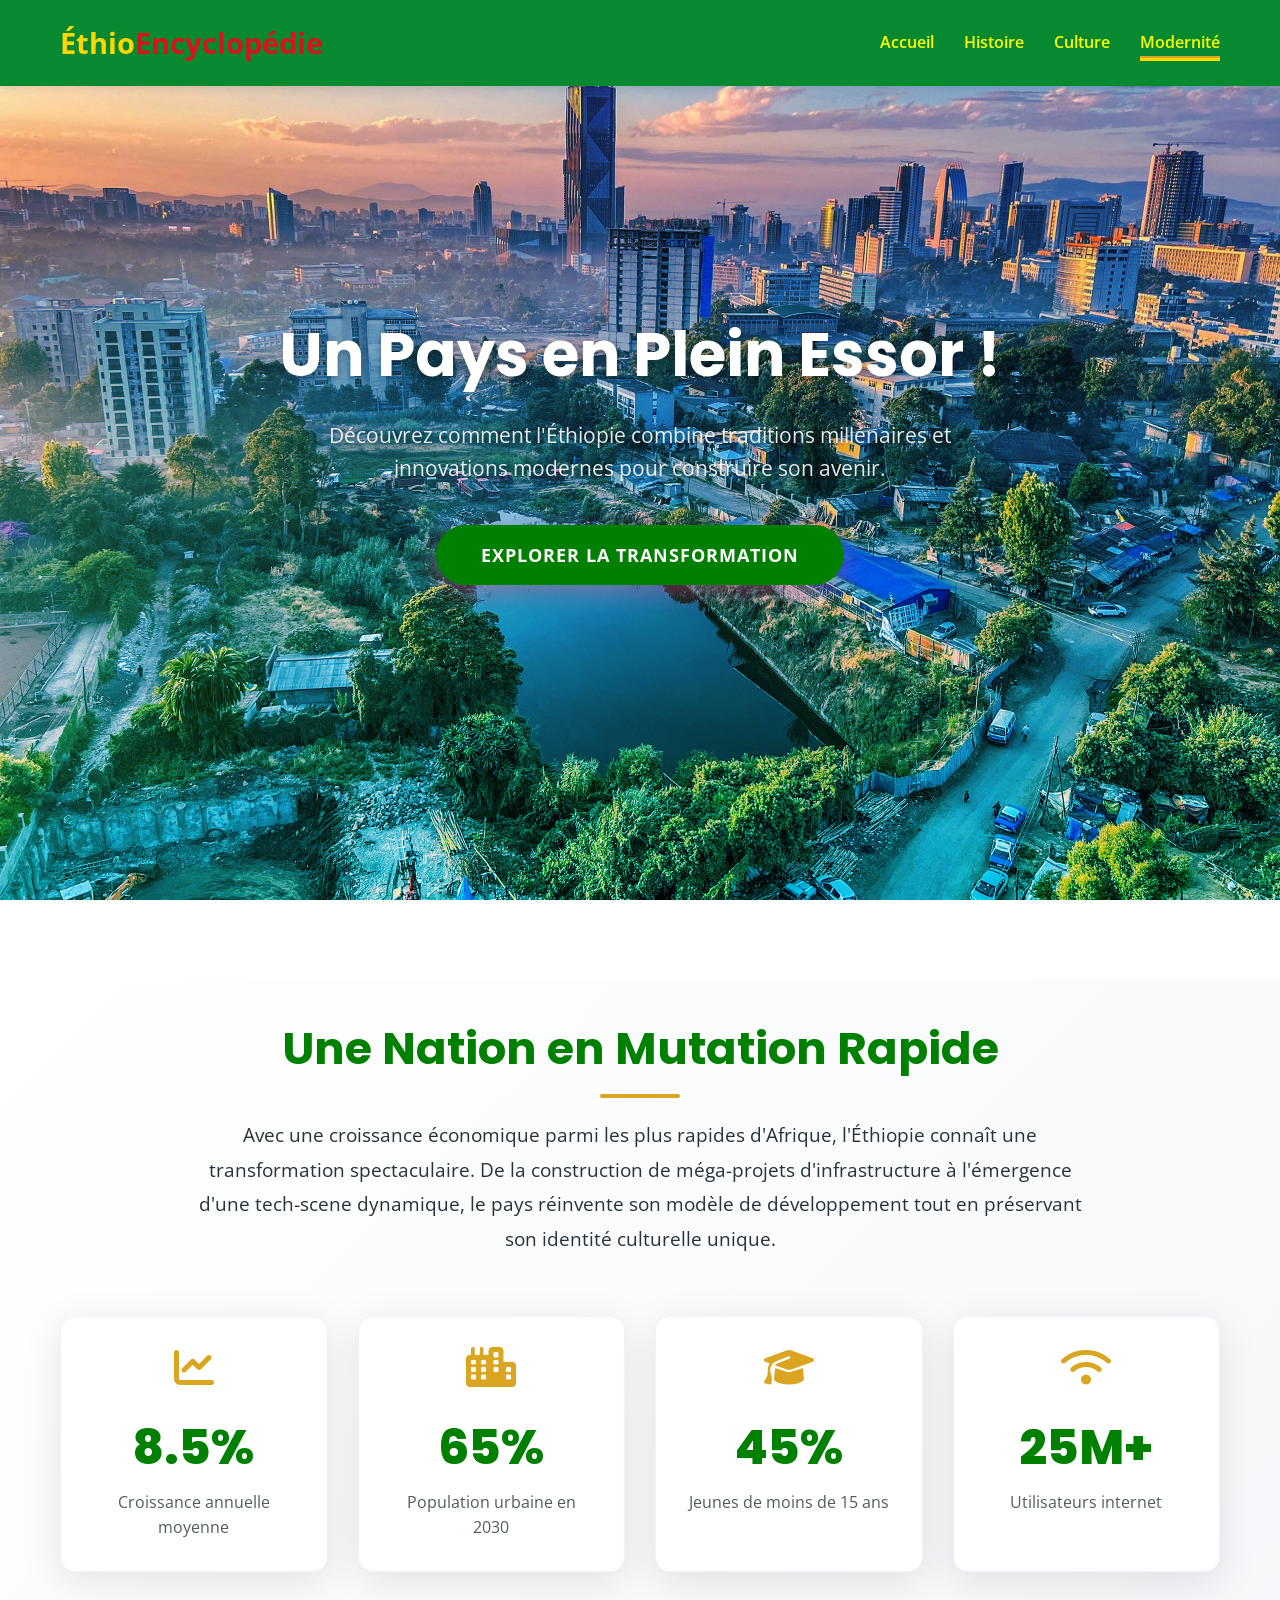
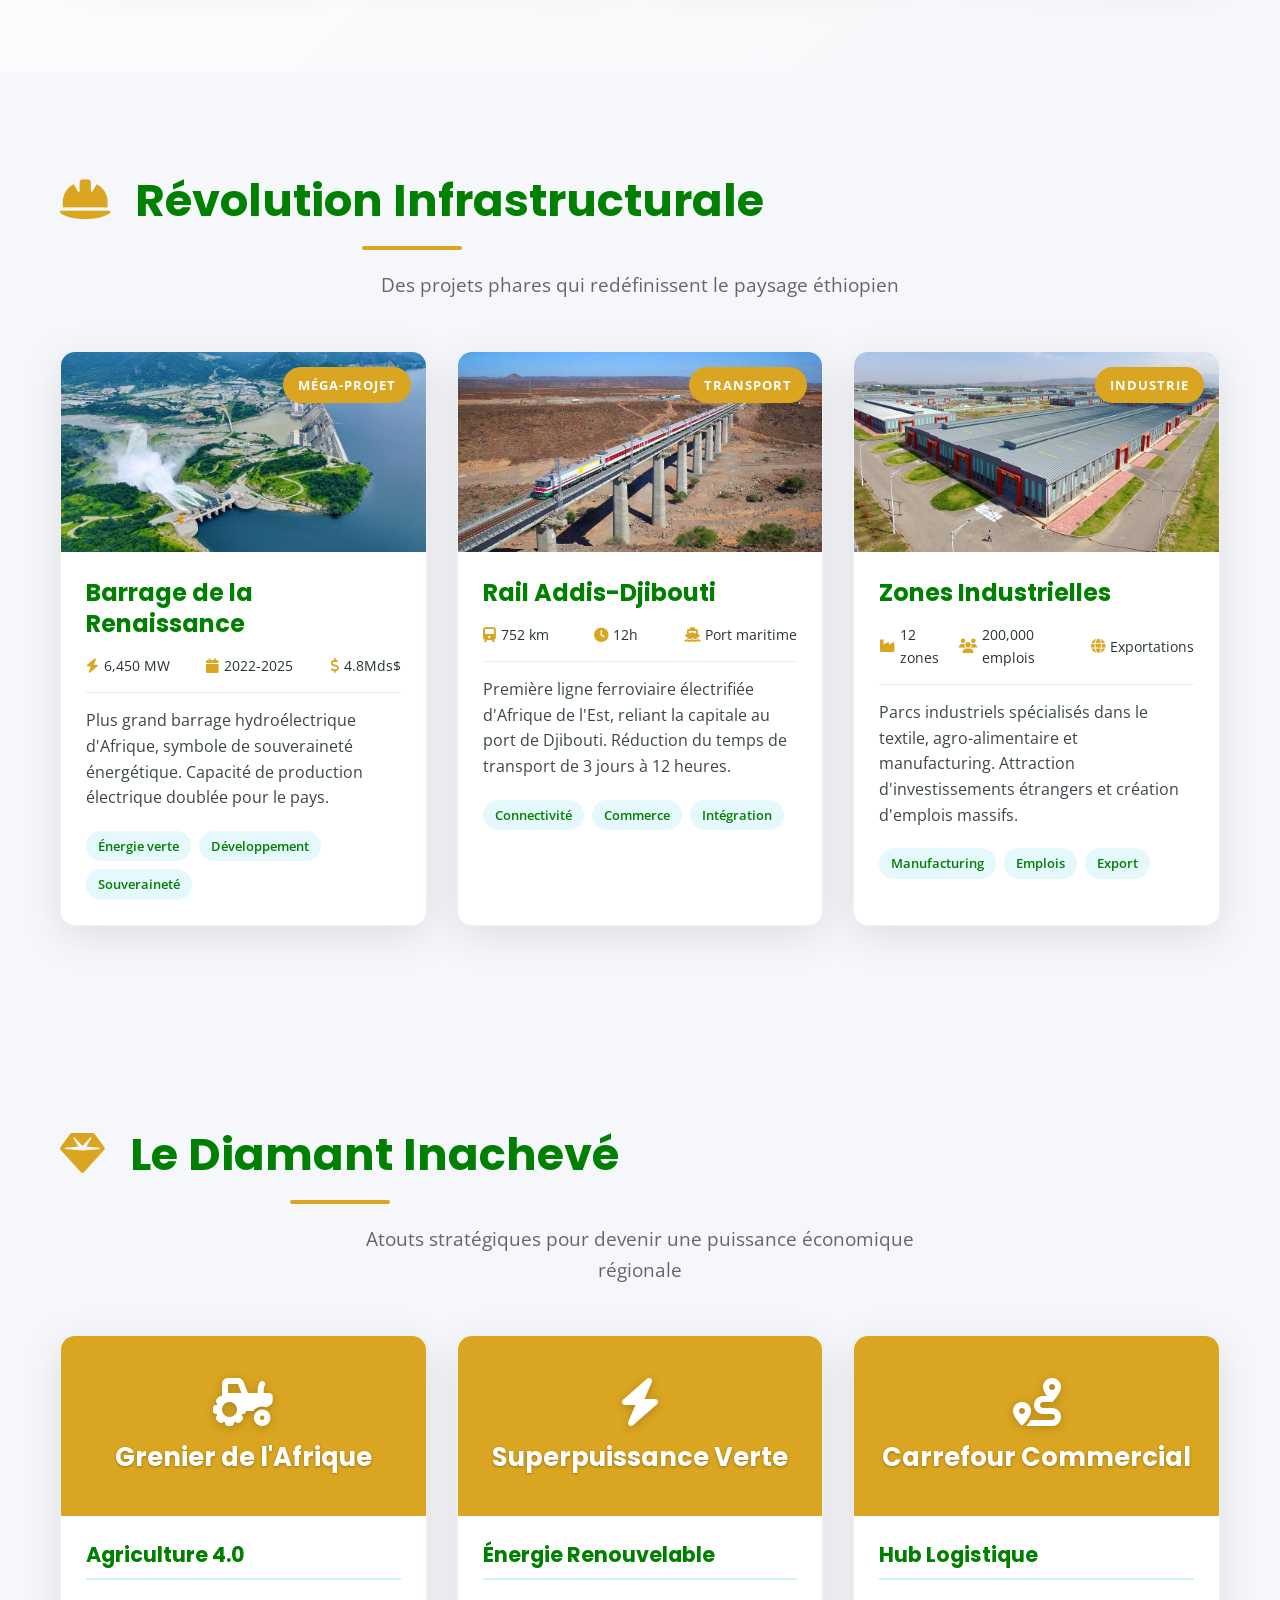
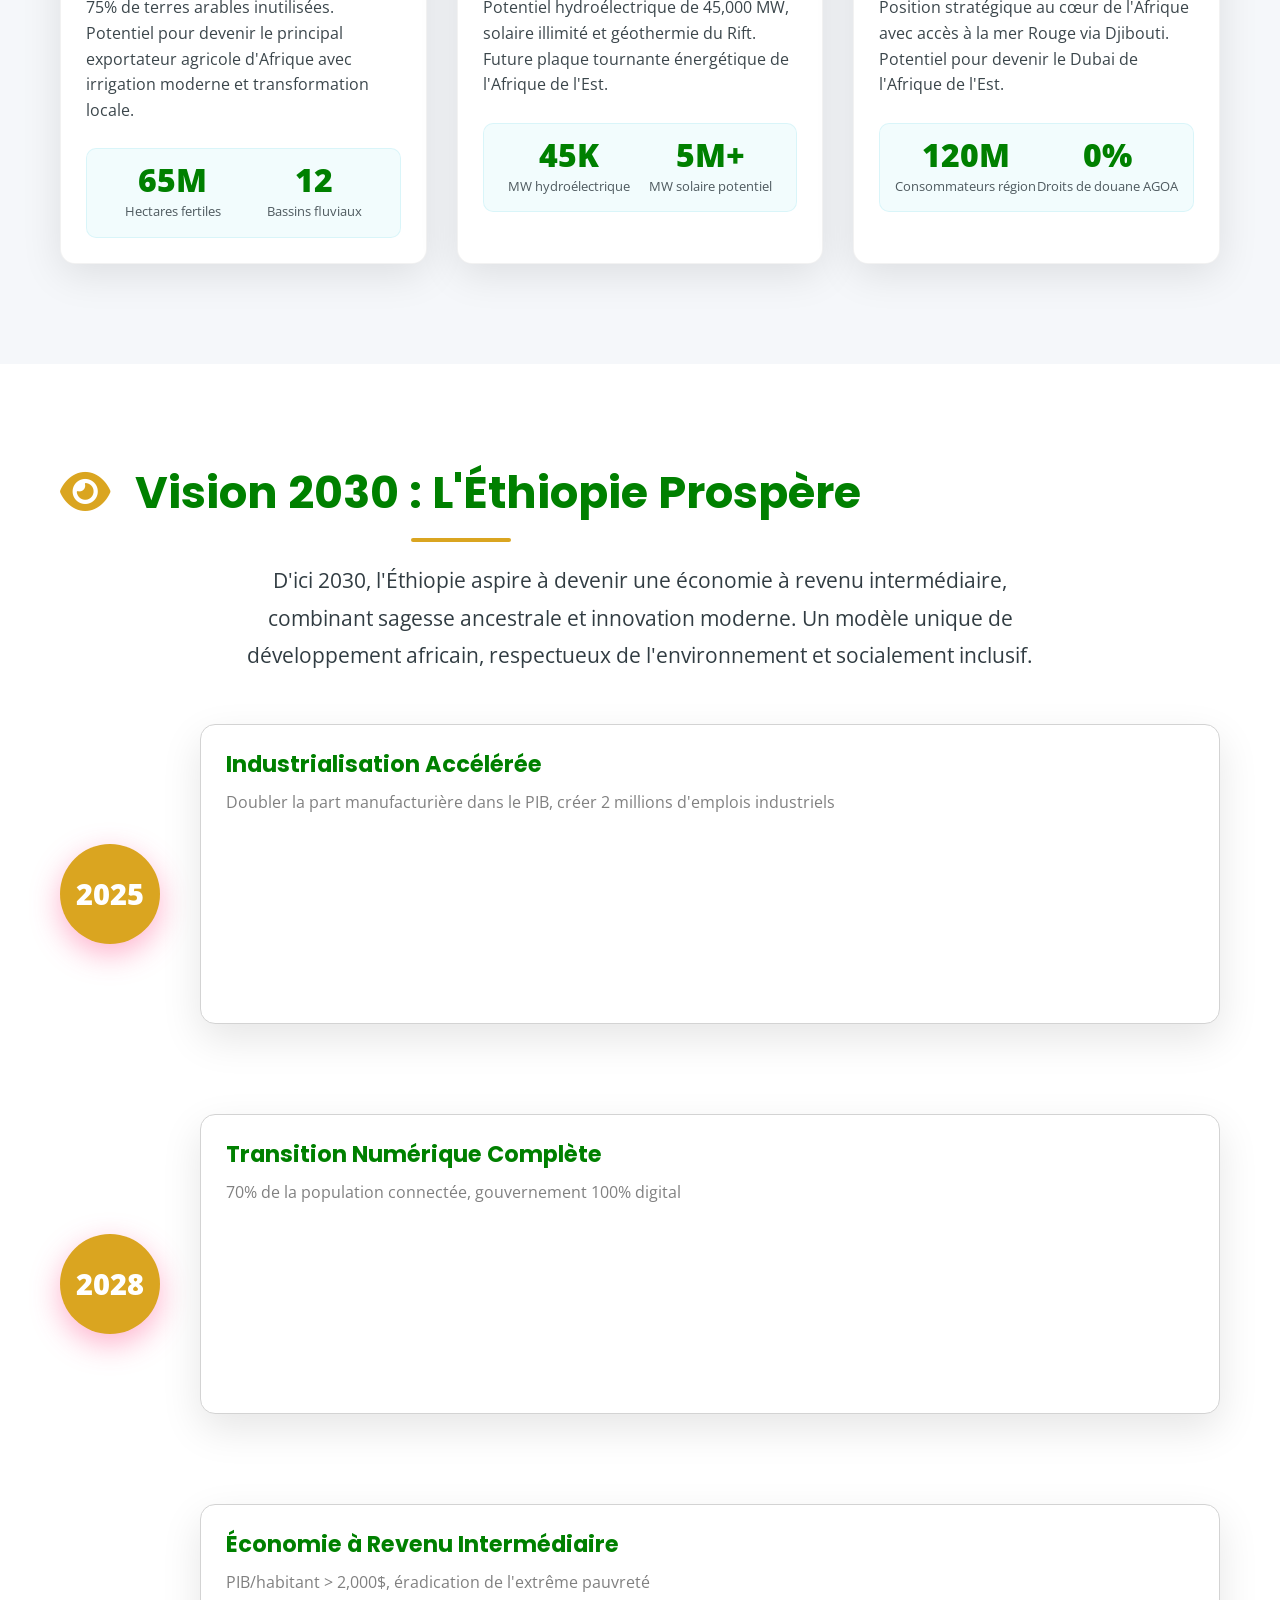
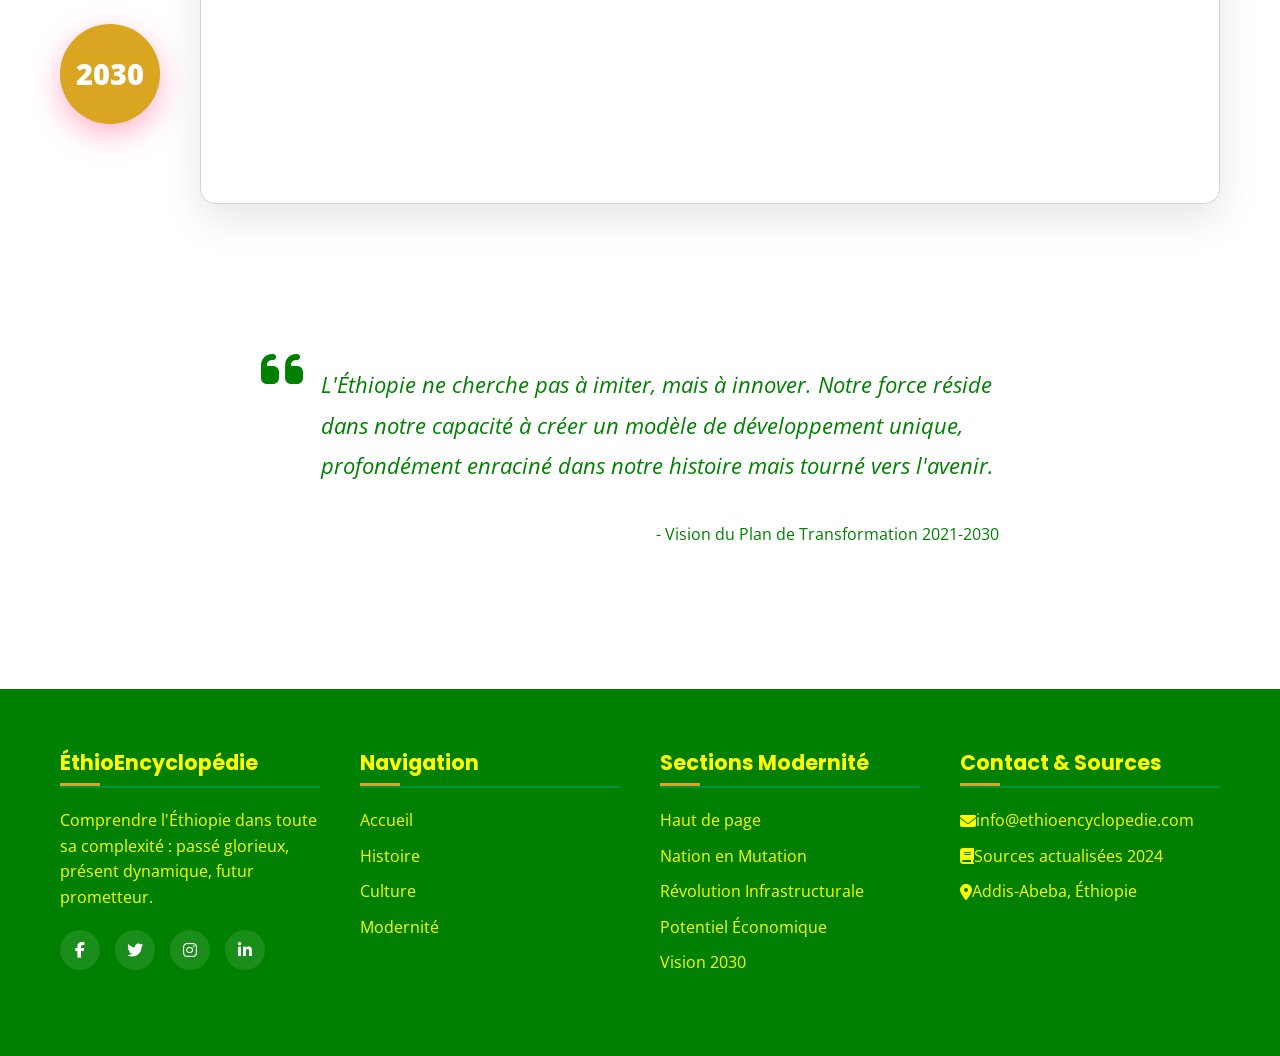
<file: modernite.html>
<!DOCTYPE html>
<html lang="fr">
<head>
    <meta charset="UTF-8">
    <meta name="viewport" content="width=device-width, initial-scale=1.0">
    <link rel="icon" href="images/favicon.png">
    <title>Éthiopie Moderne - Évolution & Potentiel</title>
    <!-- CSS unifié -->
    <link rel="stylesheet" href="projet.css">
    <!-- Fonts externes -->
    <link rel="stylesheet" href="https://cdnjs.cloudflare.com/ajax/libs/font-awesome/6.4.0/css/all.min.css">
    <link href="https://fonts.googleapis.com/css2?family=Poppins:wght@300;400;600;700&family=Open+Sans:wght@400;600&display=swap" rel="stylesheet">
</head>
<body class="page-modernite">
    <!-- Header -->
    <header id="header">
        <div class="container">
            <nav class="navbar">
                <a href="index.html" class="logo">Éthio<span>Encyclopédie</span></a>

                <ul class="nav-links" id="navLinks">
                    <li><a href="index.html">Accueil</a></li>
                    <li><a href="histoire.html">Histoire</a></li>
                    <li><a href="culture.html">Culture</a></li>
                    <li><a href="modernite.html" class="active">Modernité</a></li>
                </ul>
            </nav>
        </div>
    </header>

    <!-- Hero Section -->
    <section class="hero modernite-hero">
        <div class="container">
            <div class="hero-content">
                <h1>Un Pays en Plein Essor !</h1>
                <p>Découvrez comment l'Éthiopie combine traditions millénaires et innovations modernes pour construire son avenir.</p>
                <a href="#introduction" class="btn">Explorer la Transformation</a>
            </div>
        </div>
    </section>

    <!-- Introduction -->
    <section id="introduction" class="modernite-section">
        <div class="container">
            <div class="intro-content">
                <h2>Une Nation en Mutation Rapide</h2>
                <p class="intro-text">
                    Avec une croissance économique parmi les plus rapides d'Afrique, l'Éthiopie connaît une transformation spectaculaire. 
                    De la construction de méga-projets d'infrastructure à l'émergence d'une tech-scene dynamique, le pays réinvente son 
                    modèle de développement tout en préservant son identité culturelle unique.
                </p>
                <div class="stats-grid">
                    <div class="stat-card">
                        <i class="fas fa-chart-line"></i>
                        <h3>8.5%</h3>
                        <p>Croissance annuelle moyenne</p>
                    </div>
                    <div class="stat-card">
                        <i class="fas fa-city"></i>
                        <h3>65%</h3>
                        <p>Population urbaine en 2030</p>
                    </div>
                    <div class="stat-card">
                        <i class="fas fa-graduation-cap"></i>
                        <h3>45%</h3>
                        <p>Jeunes de moins de 15 ans</p>
                    </div>
                    <div class="stat-card">
                        <i class="fas fa-wifi"></i>
                        <h3>25M+</h3>
                        <p>Utilisateurs internet</p>
                    </div>
                </div>
            </div>
        </div>
    </section>

    <!-- Transformation Infrastructurale -->
    <section id="transformation" class="modernite-section alt-bg">
        <div class="container">
            <h2><i class="fas fa-hard-hat"></i> Révolution Infrastructurale</h2>
            <p class="section-subtitle">Des projets phares qui redéfinissent le paysage éthiopien</p>

            <div class="project-grid">
                <!-- Projet 1 -->
                <div class="project-card">
                    <div class="project-image">
                        <img src="images/barrage2.jpg" alt="Barrage de la Renaissance">
                        <div class="project-badge">MÉGA-PROJET</div>
                    </div>
                    <div class="project-content">
                        <h3>Barrage de la Renaissance</h3>
                        <div class="project-details">
                            <span><i class="fas fa-bolt"></i> 6,450 MW</span>
                            <span><i class="fas fa-calendar"></i> 2022-2025</span>
                            <span><i class="fas fa-dollar-sign"></i> 4.8Mds$</span>
                        </div>
                        <p>Plus grand barrage hydroélectrique d'Afrique, symbole de souveraineté énergétique. 
                        Capacité de production électrique doublée pour le pays.</p>
                        <div class="project-tags">
                            <span>Énergie verte</span>
                            <span>Développement</span>
                            <span>Souveraineté</span>
                        </div>
                    </div>
                </div>

                <!-- Projet 2 -->
                <div class="project-card">
                    <div class="project-image">
                        <img src="images/rail.avif" alt="Ligne de chemin de fer Addis-Djibouti">
                        <div class="project-badge">TRANSPORT</div>
                    </div>
                    <div class="project-content">
                        <h3>Rail Addis-Djibouti</h3>
                        <div class="project-details">
                            <span><i class="fas fa-train"></i> 752 km</span>
                            <span><i class="fas fa-clock"></i> 12h</span>
                            <span><i class="fas fa-ship"></i> Port maritime</span>
                        </div>
                        <p>Première ligne ferroviaire électrifiée d'Afrique de l'Est, reliant la capitale au port de Djibouti. 
                        Réduction du temps de transport de 3 jours à 12 heures.</p>
                        <div class="project-tags">
                            <span>Connectivité</span>
                            <span>Commerce</span>
                            <span>Intégration</span>
                        </div>
                    </div>
                </div>

                <!-- Projet 3 -->
                <div class="project-card">
                    <div class="project-image">
                        <img src="images/zone.jpg" alt="Technopole de Bole Lemi">
                        <div class="project-badge">INDUSTRIE</div>
                    </div>
                    <div class="project-content">
                        <h3>Zones Industrielles</h3>
                        <div class="project-details">
                            <span><i class="fas fa-industry"></i> 12 zones</span>
                            <span><i class="fas fa-users"></i> 200,000 emplois</span>
                            <span><i class="fas fa-globe"></i> Exportations</span>
                        </div>
                        <p>Parcs industriels spécialisés dans le textile, agro-alimentaire et manufacturing. 
                        Attraction d'investissements étrangers et création d'emplois massifs.</p>
                        <div class="project-tags">
                            <span>Manufacturing</span>
                            <span>Emplois</span>
                            <span>Export</span>
                        </div>
                    </div>
                </div>
            </div>
        </div>
    </section>

    <!-- Potentiel Économique -->
    <section id="potentiel" class="modernite-section alt-bg">
        <div class="container">
            <h2><i class="fas fa-gem"></i> Le Diamant Inachevé</h2>
            <p class="section-subtitle">Atouts stratégiques pour devenir une puissance économique régionale</p>

            <div class="potentiel-grid">
                <div class="potentiel-card">
                    <div class="potentiel-header">
                        <i class="fas fa-tractor"></i>
                        <h3>Grenier de l'Afrique</h3>
                    </div>
                    <div class="potentiel-content">
                        <h4>Agriculture 4.0</h4>
                        <p>75% de terres arables inutilisées. Potentiel pour devenir le principal exportateur agricole d'Afrique avec irrigation moderne et transformation locale.</p>
                        <div class="potentiel-stats">
                            <div class="stat">
                                <span class="number">65M</span>
                                <span class="label">Hectares fertiles</span>
                            </div>
                            <div class="stat">
                                <span class="number">12</span>
                                <span class="label">Bassins fluviaux</span>
                            </div>
                        </div>
                    </div>
                </div>

                <div class="potentiel-card">
                    <div class="potentiel-header">
                        <i class="fas fa-bolt"></i>
                        <h3>Superpuissance Verte</h3>
                    </div>
                    <div class="potentiel-content">
                        <h4>Énergie Renouvelable</h4>
                        <p>Potentiel hydroélectrique de 45,000 MW, solaire illimité et géothermie du Rift. Future plaque tournante énergétique de l'Afrique de l'Est.</p>
                        <div class="potentiel-stats">
                            <div class="stat">
                                <span class="number">45K</span>
                                <span class="label">MW hydroélectrique</span>
                            </div>
                            <div class="stat">
                                <span class="number">5M+</span>
                                <span class="label">MW solaire potentiel</span>
                            </div>
                        </div>
                    </div>
                </div>

                <div class="potentiel-card">
                    <div class="potentiel-header">
                        <i class="fas fa-route"></i>
                        <h3>Carrefour Commercial</h3>
                    </div>
                    <div class="potentiel-content">
                        <h4>Hub Logistique</h4>
                        <p>Position stratégique au cœur de l'Afrique avec accès à la mer Rouge via Djibouti. Potentiel pour devenir le Dubai de l'Afrique de l'Est.</p>
                        <div class="potentiel-stats">
                            <div class="stat">
                                <span class="number">120M</span>
                                <span class="label">Consommateurs région</span>
                            </div>
                            <div class="stat">
                                <span class="number">0%</span>
                                <span class="label">Droits de douane AGOA</span>
                            </div>
                        </div>
                    </div>
                </div>
            </div>
        </div>
    </section>

    <!-- Vision 2030 -->
    <section id="vision" class="modernite-section vision-section">
        <div class="container">
            <div class="vision-content">
                <h2><i class="fas fa-eye"></i> Vision 2030 : L'Éthiopie Prospère</h2>
                <p class="vision-text">
                    D'ici 2030, l'Éthiopie aspire à devenir une économie à revenu intermédiaire, 
                    combinant sagesse ancestrale et innovation moderne. Un modèle unique de développement 
                    africain, respectueux de l'environnement et socialement inclusif.
                </p>
                
                <div class="vision-timeline">
                    <div class="timeline-item">
                        <div class="timeline-year">2025</div>
                        <div class="timeline-content">
                            <h4>Industrialisation Accélérée</h4>
                            <p>Doubler la part manufacturière dans le PIB, créer 2 millions d'emplois industriels</p>
                        </div>
                    </div>
                    <div class="timeline-item">
                        <div class="timeline-year">2028</div>
                        <div class="timeline-content">
                            <h4>Transition Numérique Complète</h4>
                            <p>70% de la population connectée, gouvernement 100% digital</p>
                        </div>
                    </div>
                    <div class="timeline-item">
                        <div class="timeline-year">2030</div>
                        <div class="timeline-content">
                            <h4>Économie à Revenu Intermédiaire</h4>
                            <p>PIB/habitant > 2,000$, éradication de l'extrême pauvreté</p>
                        </div>
                    </div>
                </div>

                <div class="vision-quote">
                    <blockquote>
                        <i class="fas fa-quote-left"></i>
                        <p>L'Éthiopie ne cherche pas à imiter, mais à innover. Notre force réside dans notre capacité à créer un modèle de développement unique, profondément enraciné dans notre histoire mais tourné vers l'avenir.</p>
                        <cite>- Vision du Plan de Transformation 2021-2030</cite>
                    </blockquote>
                </div>
            </div>
        </div>
    </section>

    <!-- Avenir (optionnel, commenté) -->
    <!--
    <section id="cta" class="modernite-section cta-section">
        <div class="container">
            <div class="cta-content">
                <h2>L'Éthiopie Écrit son Avenir</h2>
                <p>Une nation en mouvement, construisant son destin entre traditions millénaires et ambitions modernes.</p>
                <div class="cta-buttons">
                    <a href="histoire.html" class="btn btn-outline">
                        <i class="fas fa-history"></i> Explorer l'Histoire
                    </a>
                    <a href="culture.html" class="btn btn-primary">
                        <i class="fas fa-gem"></i> Découvrir la Culture
                    </a>
                </div>
            </div>
        </div>
    </section>
    -->

    <!-- Footer -->
    <footer>
        <div class="container">
            <div class="footer-content">
                <div class="footer-column">
                    <h3>ÉthioEncyclopédie</h3>
                    <p>Comprendre l'Éthiopie dans toute sa complexité : passé glorieux, présent dynamique, futur prometteur.</p>
                    <div class="social-links">
                        <a href="#"><i class="fab fa-facebook-f"></i></a>
                        <a href="#"><i class="fab fa-twitter"></i></a>
                        <a href="#"><i class="fab fa-instagram"></i></a>
                        <a href="#"><i class="fab fa-linkedin-in"></i></a>
                    </div>
                </div>
                <div class="footer-column">
                    <h3>Navigation</h3>
                    <ul class="footer-links">
                        <li><a href="index.html">Accueil</a></li>
                        <li><a href="histoire.html">Histoire</a></li>
                        <li><a href="culture.html">Culture</a></li>
                        <li><a href="modernite.html">Modernité</a></li>
                    </ul>
                </div>
                <div class="footer-column">
                    <h3>Sections Modernité</h3>
                    <ul class="footer-links">
                        <li><a href="#">Haut de page</a></li>
                        <li><a href="#introduction">Nation en Mutation</a></li>
                        <li><a href="#transformation">Révolution Infrastructurale</a></li>
                        <li><a href="#potentiel">Potentiel Économique</a></li>
                        <li><a href="#vision">Vision 2030</a></li>
                    </ul>
                </div>
                <div class="footer-column">
                    <h3>Contact & Sources</h3>
                    <ul class="footer-links">
                        <li><i class="fas fa-envelope"></i> info@ethioencyclopedie.com</li>
                        <li><i class="fas fa-book"></i> Sources actualisées 2024</li>
                        <li><i class="fas fa-map-marker-alt"></i> Addis-Abeba, Éthiopie</li>
                    </ul>
                </div>
            </div>
        </div>
    </footer>

    <!-- JavaScript unifié -->
    <script src="projet.js"></script>
</body>
</html>
</file>
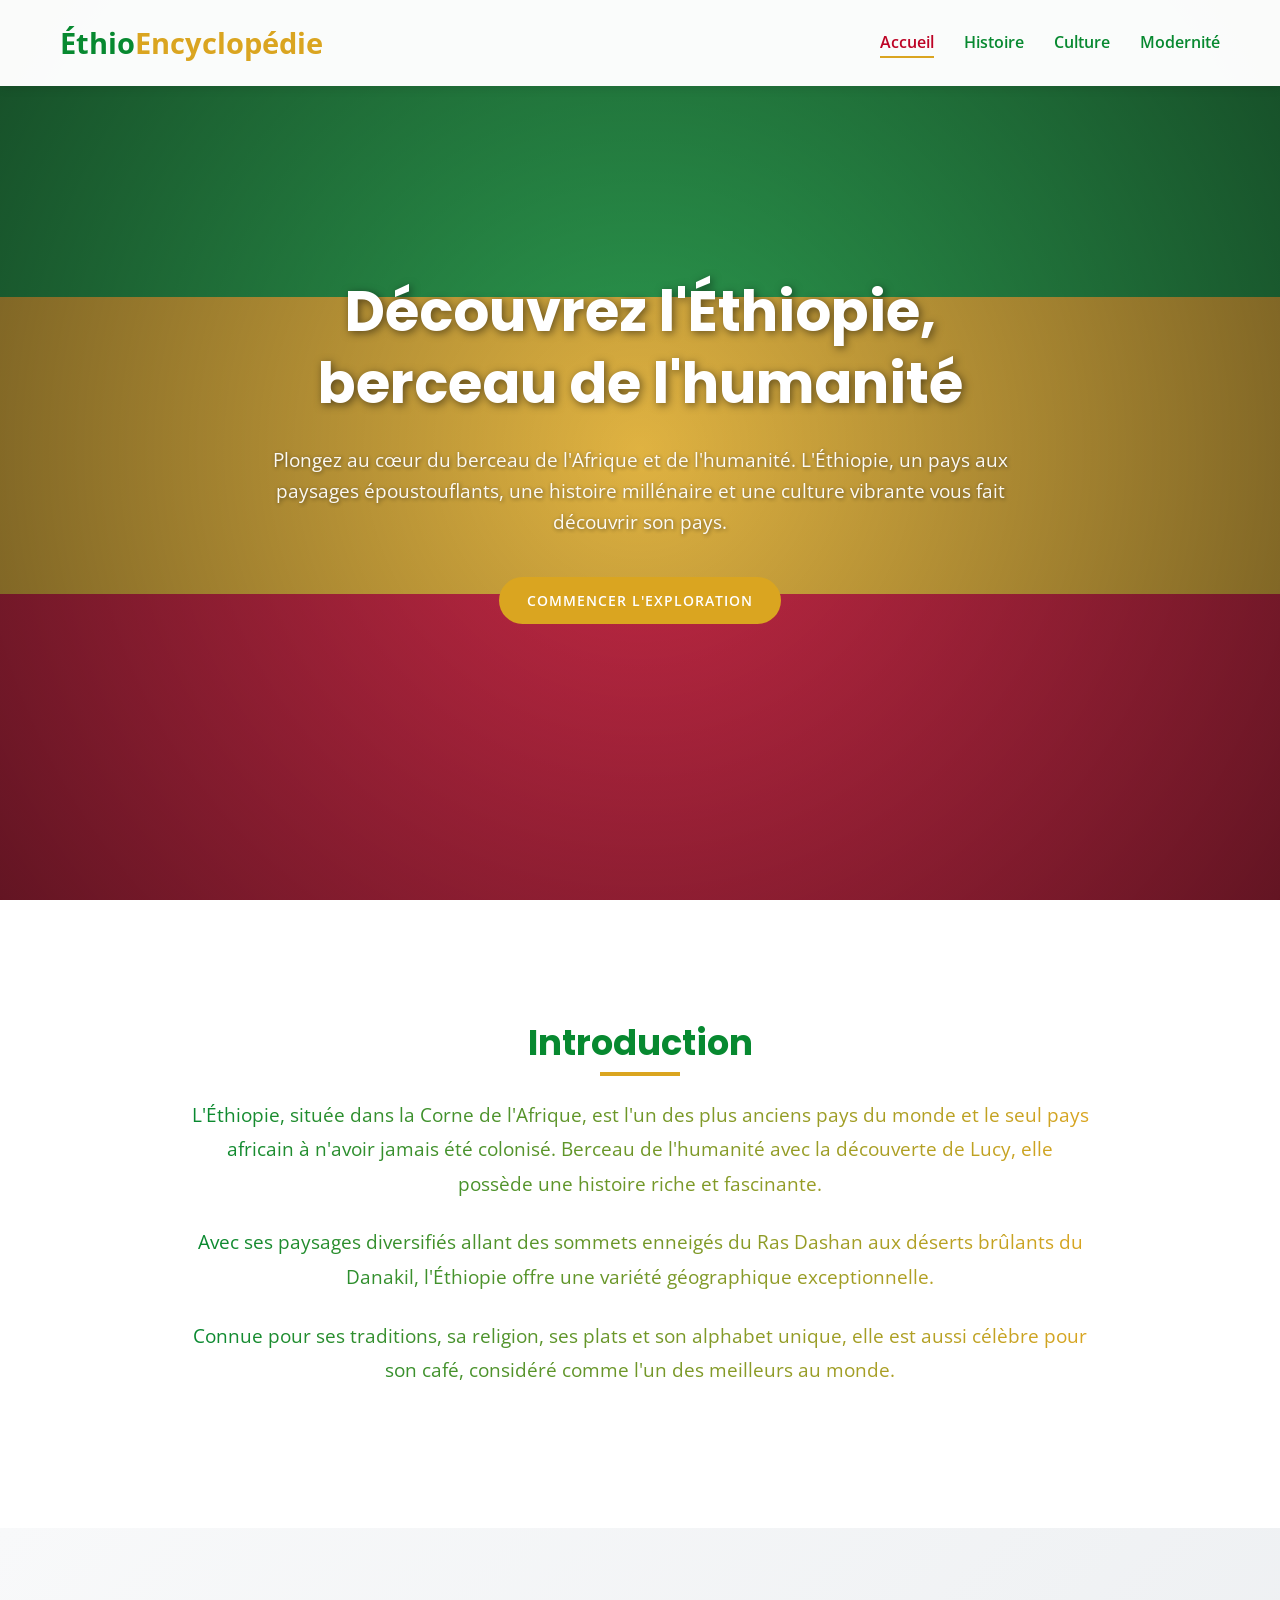
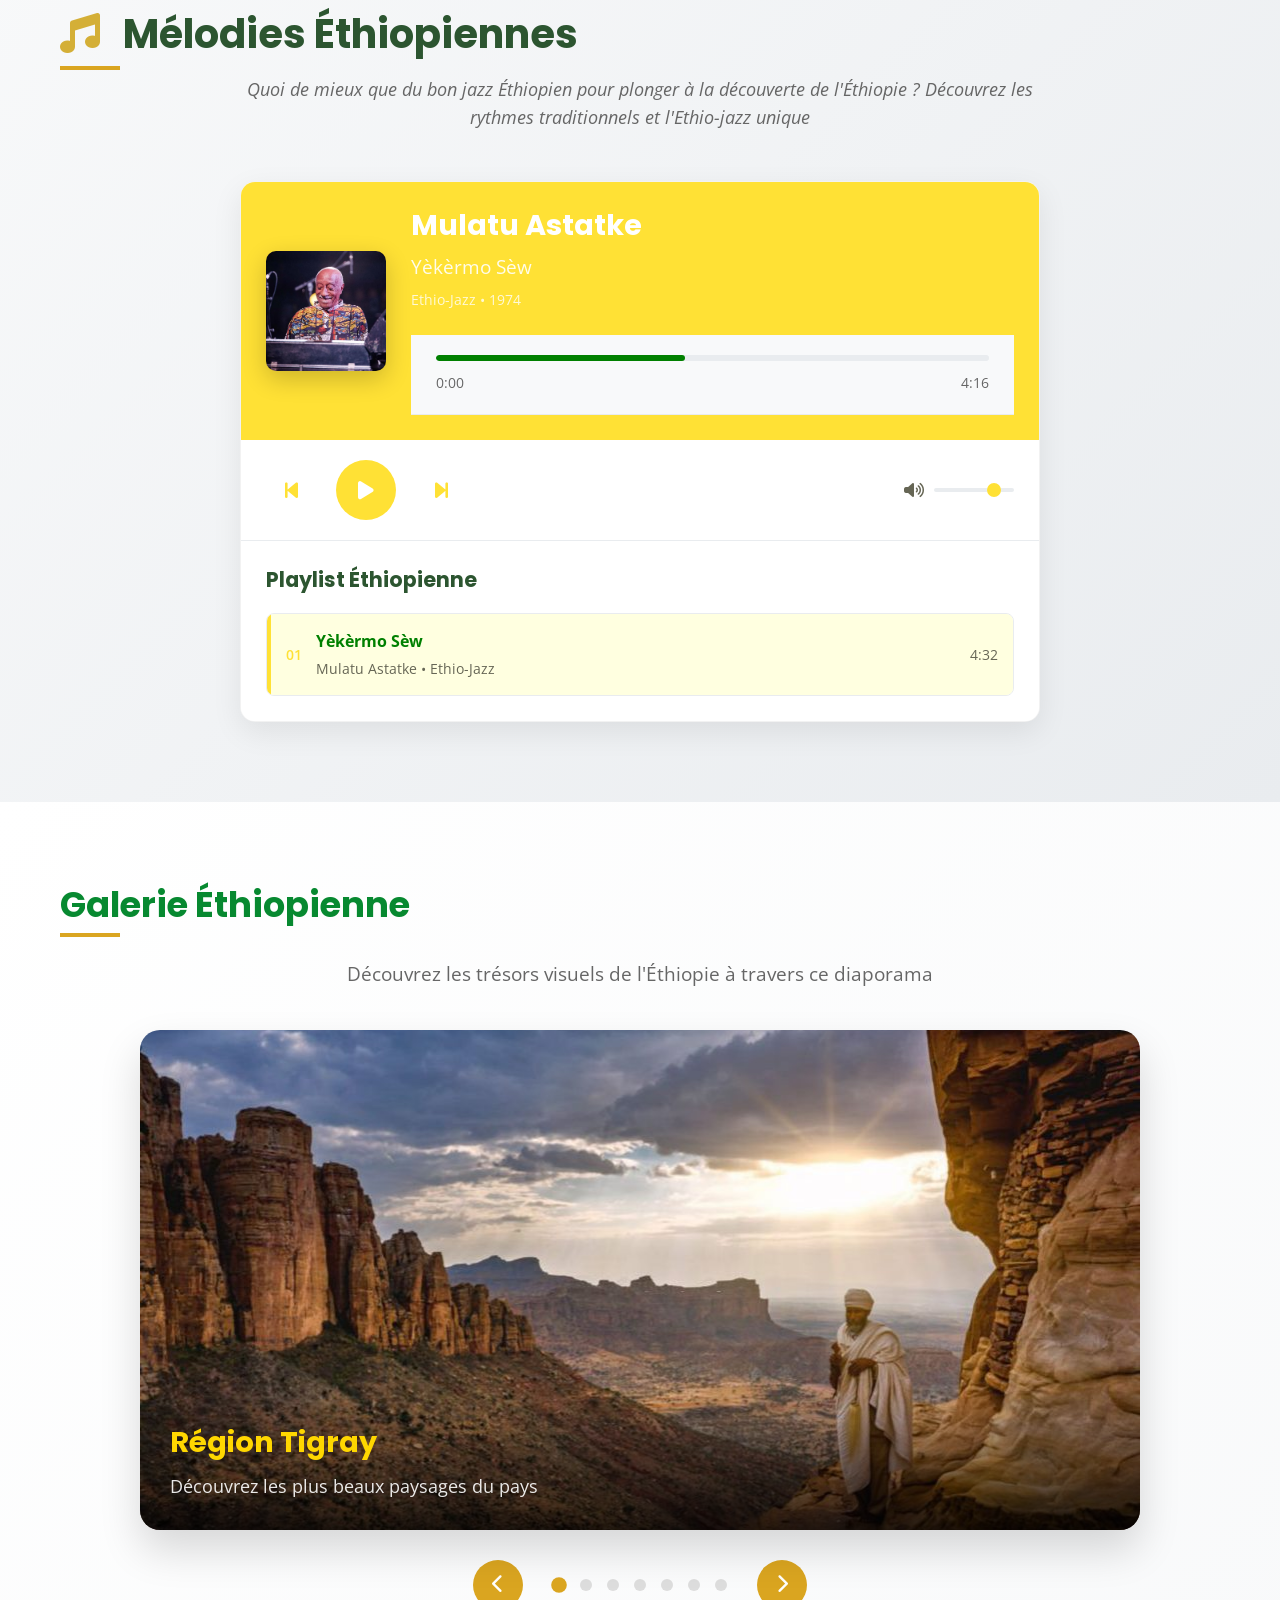
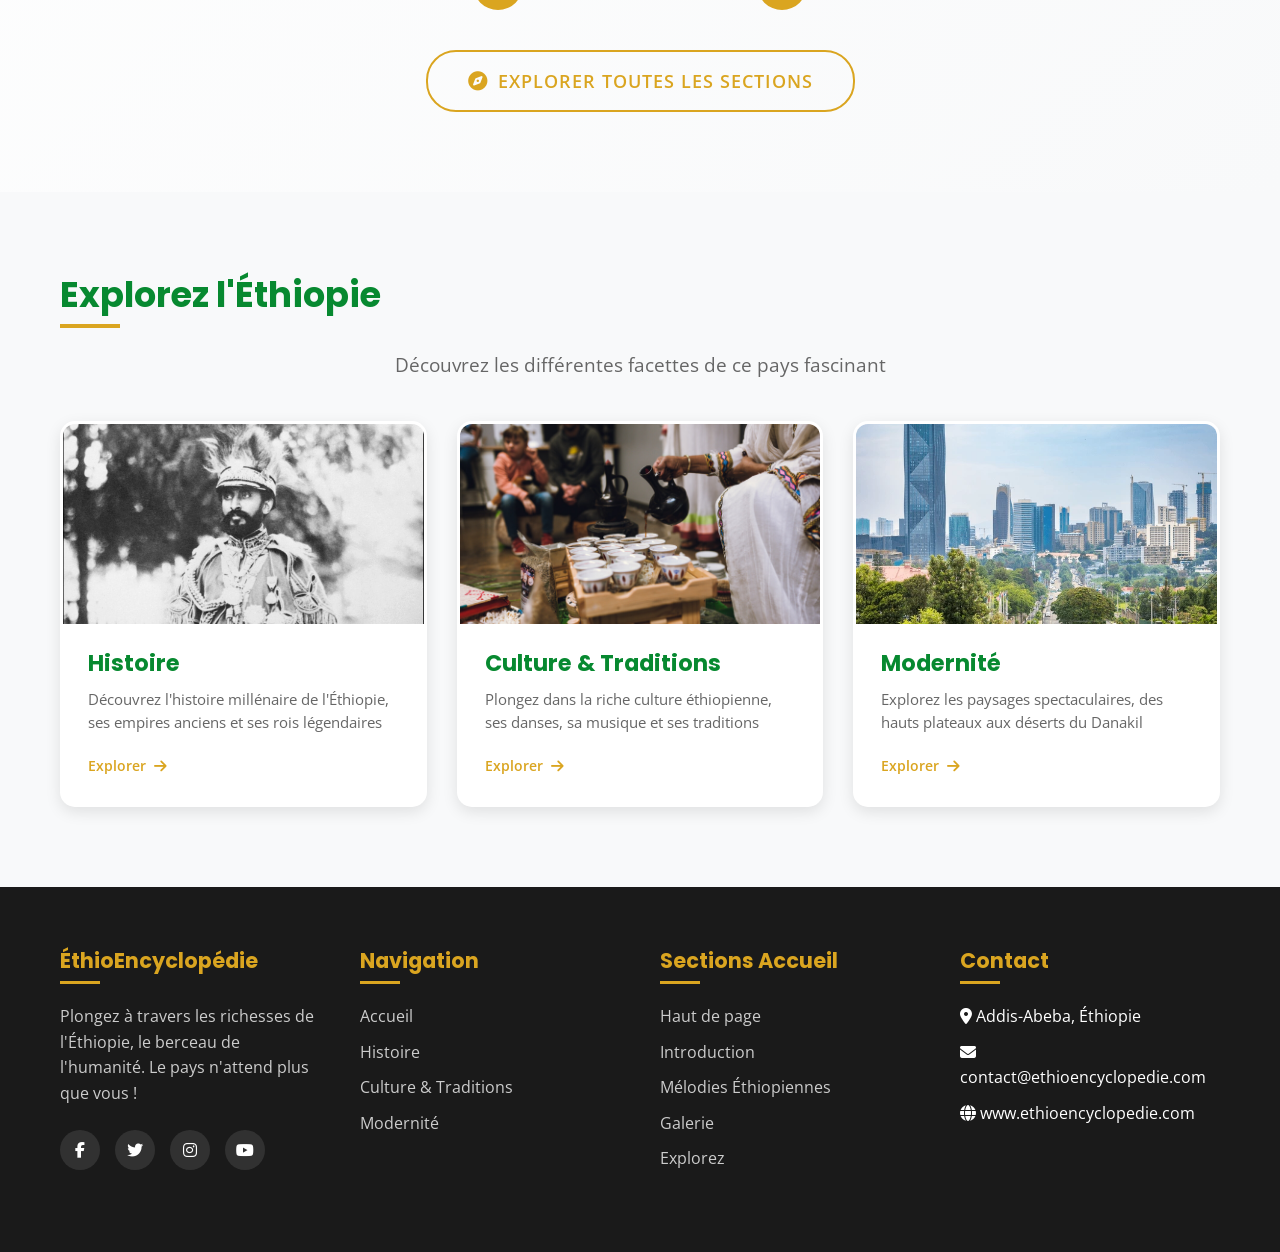
<file: projet.html>
<!DOCTYPE html>
<html lang="fr">
<head>
    <meta charset="UTF-8">
    <meta name="viewport" content="width=device-width, initial-scale=1.0">
    <link rel="icon" href="images/favicon.png" type="image/png">
    <title>Découvrez l'Éthiopie - Trésor de l'Afrique</title>
    <!-- CSS unifié -->
    <link rel="stylesheet" href="projet.css">
    <!-- Fonts externes -->
    <link rel="stylesheet" href="https://cdnjs.cloudflare.com/ajax/libs/font-awesome/6.4.0/css/all.min.css">
    <link href="https://fonts.googleapis.com/css2?family=Poppins:wght@300;400;600;700&family=Open+Sans:wght@400;600&display=swap" rel="stylesheet">
</head>
<body class="page-projet">
    <!-- Header & Navigation -->
    <header id="header">
        <div class="container">
            <nav class="navbar">
                <a href="#" class="logo">Éthio<span>Encyclopédie</span></a>
                
                <ul class="nav-links" id="navLinks">
                    <li><a href="projet.html" class="active">Accueil</a></li>
                    <li><a href="histoire.html">Histoire</a></li>
                    <li><a href="culture.html">Culture</a></li>
                    <li><a href="modernite.html">Modernité</a></li>
                </ul>
            </nav>
        </div>
    </header>

    <!-- Section Hero -->
    <section class="hero" id="accueil">
        <div class="container">
            <div class="hero-content">
                <h1>Découvrez l'Éthiopie, berceau de l'humanité</h1>
                <p>Plongez au cœur du berceau de l'Afrique et de l'humanité. L'Éthiopie, un pays aux paysages époustouflants, une histoire millénaire et une culture vibrante vous fait découvrir son pays.</p>
                <a href="#introduction" class="btn">Commencer l'exploration</a>
            </div>
        </div>
    </section>

    <!-- Introduction -->
    <section id="introduction">
        <div class="container">
            <h2>Introduction</h2>
            <div class="intro-content">
                <div class="intro-text">
                    <p class="animated-text">L'Éthiopie, située dans la Corne de l'Afrique, est l'un des plus anciens pays du monde et le seul pays africain à n'avoir jamais été colonisé. Berceau de l'humanité avec la découverte de Lucy, elle possède une histoire riche et fascinante.</p>
                    <p class="animated-text">Avec ses paysages diversifiés allant des sommets enneigés du Ras Dashan aux déserts brûlants du Danakil, l'Éthiopie offre une variété géographique exceptionnelle.</p>
                    <p class="animated-text">Connue pour ses traditions, sa religion, ses plats et son alphabet unique, elle est aussi célèbre pour son café, considéré comme l'un des meilleurs au monde.</p>
                </div>
            </div>
        </div>
    </section>

    <!-- Section Musique -->
    <section id="musique" class="music-section">
        <audio id="ethio-music" preload="metadata">
            <source src="audio/Mulatu.mp3" type="audio/mpeg">
        </audio>
        <div class="container">
            <h2><i class="fas fa-music"></i> Mélodies Éthiopiennes</h2>
            <p class="section-subtitle">Quoi de mieux que du bon jazz Éthiopien pour plonger à la découverte de l'Éthiopie ? Découvrez les rythmes traditionnels et l'Ethio-jazz unique</p>
            
            <div class="music-player">
                <div class="player-header">
                    <div class="track-cover">
                        <img src="images/mulatu.webp" alt="Mulatu Astatke">
                    </div>
                    <div class="track-info">
                        <h3>Mulatu Astatke</h3>
                        <p class="track-title">Yèkèrmo Sèw</p>
                        <p class="track-genre">Ethio-Jazz • 1974</p>
                        <div class="track-progress">
                            <div class="progress-bar">
                                <div class="progress-fill"></div>
                            </div>
                            <div class="time-display">
                                <span class="current-time">0:00</span>
                                <span class="total-time">4:32</span>
                            </div>
                        </div>
                    </div>
                </div>
                
                <div class="player-controls">
                    <button class="control-btn" title="Précédent">
                        <i class="fas fa-step-backward"></i>
                    </button>
                    <button class="control-btn play-btn" title="Lecture">
                        <i class="fas fa-play"></i>
                    </button>
                    <button class="control-btn" title="Suivant">
                        <i class="fas fa-step-forward"></i>
                    </button>
                    <div class="volume-control">
                        <i class="fas fa-volume-up"></i>
                        <input type="range" min="0" max="100" value="80" class="volume-slider">
                    </div>
                </div>
                
                <div class="playlist">
                    <h4>Playlist Éthiopienne</h4>
                    <div class="playlist-items">
                        <div class="playlist-item active">
                            <div class="item-number">01</div>
                            <div class="item-info">
                                <h5>Yèkèrmo Sèw</h5>
                                <p>Mulatu Astatke • Ethio-Jazz</p>
                            </div>
                            <div class="item-duration">4:32</div>
                        </div>
                    </div>
                </div>
            </div>
        </div>
    </section>

    <!-- Nouvelle section : Carousel d'images -->
    <section id="carousel-section" class="carousel-section">
        <div class="container">
            <h2>Galerie Éthiopienne</h2>
            <p class="section-subtitle">Découvrez les trésors visuels de l'Éthiopie à travers ce diaporama</p>
            
            <div class="carousel-container">
                <div class="carousel">
                    <div class="carousel-slide active">
                        <img src="images/tigrayp5.jpg" alt="Région Tigray">
                        <div class="slide-caption">
                            <h3>Région Tigray</h3>
                            <p>Découvrez les plus beaux paysages du pays</p>
                        </div>
                    </div>
                    <div class="carousel-slide">
                        <img src="images/gonder.jpg" alt="Région Gonder">
                        <div class="slide-caption">
                            <h3>Région Gonder</h3>
                            <p>Découvrez les plus beaux paysages du pays</p>
                        </div>
                    </div>
                    <div class="carousel-slide">
                        <img src="images/lac-tana6.jpg" alt="Lac Tana">
                        <div class="slide-caption">
                            <h3>Lac Tana</h3>
                            <p>Découvrez les plus beaux paysages du pays</p>
                        </div>
                    </div>
                    <div class="carousel-slide">
                        <img src="images/lion.jpg" alt="Lion - animal emblématique de l'Éthiopie">
                        <div class="slide-caption">
                            <h3>L'animal emblématique de l'Éthiopie</h3>
                            <p>Découvrez les plus beaux paysages du pays</p>
                        </div>
                    </div>
                    <div class="carousel-slide">
                        <img src="images/lac-tana7.jpg" alt="Région montagneuse">
                        <div class="slide-caption">
                            <h3>Région Montagneuses</h3>
                            <p>Découvrez les plus beaux paysages du pays</p>
                        </div>
                    </div>
                    <div class="carousel-slide">
                        <img src="images/tigrayp6.jpg" alt="Région Tigray">
                        <div class="slide-caption">
                            <h3>Région Tigray</h3>
                            <p>Découvrez les plus beaux paysages du pays</p>
                        </div>
                    </div>
                    <div class="carousel-slide">
                        <img src="images/chutes.jpg" alt="Chutes d'eau">
                        <div class="slide-caption">
                            <h3>Chutes d'eau</h3>
                            <p>Découvrez les plus beaux paysages du pays</p>
                        </div>
                    </div>
                </div>
                
                <div class="carousel-controls">
                    <button class="carousel-btn prev-btn">
                        <i class="fas fa-chevron-left"></i>
                    </button>
                    <div class="carousel-dots">
                        <span class="dot active" data-slide="0"></span>
                        <span class="dot" data-slide="1"></span>
                        <span class="dot" data-slide="2"></span>
                        <span class="dot" data-slide="3"></span>
                        <span class="dot" data-slide="4"></span>
                        <span class="dot" data-slide="5"></span>
                        <span class="dot" data-slide="6"></span>
                    </div>
                    <button class="carousel-btn next-btn">
                        <i class="fas fa-chevron-right"></i>
                    </button>
                </div>
            </div>
            
            <!-- Bouton après le carousel -->
            <div class="carousel-action">
                <a href="#cartes-sections" class="btn btn-secondary">
                    <i class="fas fa-compass"></i> Explorer toutes les sections
                </a>
            </div>
        </div>
    </section>

    <!-- Cartes introductives des sections -->
    <section class="cartes-sections" id="cartes-sections">
        <div class="container">
            <h2>Explorez l'Éthiopie</h2>
            <p class="section-subtitle">Découvrez les différentes facettes de ce pays fascinant</p>
            
            <div class="cartes-container">
                <!-- Carte Histoire -->
                <a href="histoire.html" class="carte-section">
                    <div class="carte-image">
                        <img src="images/haile.jpg" alt="Histoire de l'Éthiopie">
                    </div>
                    <div class="carte-content">
                        <h3>Histoire</h3>
                        <p>Découvrez l'histoire millénaire de l'Éthiopie, ses empires anciens et ses rois légendaires</p>
                        <span class="carte-cta">Explorer <i class="fas fa-arrow-right"></i></span>
                    </div>
                </a>

                <!-- Carte Culture -->
                <a href="culture.html" class="carte-section">
                    <div class="carte-image">
                        <img src="images/buna.jpg" alt="Culture éthiopienne">
                    </div>
                    <div class="carte-content">
                        <h3>Culture & Traditions</h3>
                        <p>Plongez dans la riche culture éthiopienne, ses danses, sa musique et ses traditions</p>
                        <span class="carte-cta">Explorer <i class="fas fa-arrow-right"></i></span>
                    </div>
                </a>

                <!-- Carte Modernité -->
                <a href="modernite.html" class="carte-section">
                    <div class="carte-image">
                        <img src="images/addis2.webp" alt="Modernité">
                    </div>
                    <div class="carte-content">
                        <h3>Modernité</h3>
                        <p>Explorez les paysages spectaculaires, des hauts plateaux aux déserts du Danakil</p>
                        <span class="carte-cta">Explorer <i class="fas fa-arrow-right"></i></span>
                    </div>
                </a>
            </div>
        </div>
    </section>

    <!-- Footer -->
    <footer>
        <div class="container">
            <div class="footer-content">
                <div class="footer-column">
                    <h3>ÉthioEncyclopédie</h3>
                    <!--p>Une encyclopédie collaborative dédiée à la richesse culturelle, historique et géographique de l'Éthiopie.</p-->
		    <p>Plongez à travers les richesses de l'Éthiopie, le berceau de l'humanité. Le pays n'attend plus que vous !<p>
                    <div class="social-links">
                        <a href="#"><i class="fab fa-facebook-f"></i></a>
                        <a href="#"><i class="fab fa-twitter"></i></a>
                        <a href="#"><i class="fab fa-instagram"></i></a>
                        <a href="#"><i class="fab fa-youtube"></i></a>
                    </div>
                </div>
                
                <div class="footer-column">
                    <h3>Navigation</h3>
                    <ul class="footer-links">
                        <li><a href="projet.html">Accueil</a></li>
                        <li><a href="histoire.html">Histoire</a></li>
                        <li><a href="culture.html">Culture & Traditions</a></li>
                        <li><a href="modernite.html">Modernité</a></li>
                    </ul>
                </div>
                
                <div class="footer-column">
                    <h3>Sections Accueil</h3>
                    <ul class="footer-links">
                        <li><a href="#">Haut de page</a></li>
                        <li><a href="#introduction">Introduction</a></li>
                        <li><a href="#musique">Mélodies Éthiopiennes</a></li>
                        <li><a href="#carousel-section">Galerie</a></li>
                        <li><a href="#cartes-sections">Explorez</a></li>
                    </ul>
                </div>
                
                <div class="footer-column">
                    <h3>Contact</h3>
                    <ul class="footer-links">
                        <li><i class="fas fa-map-marker-alt"></i> Addis-Abeba, Éthiopie</li>
                        <li><i class="fas fa-envelope"></i> contact@ethioencyclopedie.com</li>
                        <li><i class="fas fa-globe"></i> www.ethioencyclopedie.com</li>
                    </ul>
                </div>
            </div>
            
            <!-- AU CAS OÙ JE PUBLIE CE SITE UN JOUR -->
            <!-- <div class="copyright">
                <p>&copy; 2023 ÉthioEncyclopédie - Tous droits réservés</p>
            </div> -->
        </div>
    </footer>

    <!-- JavaScript unifié -->
    <script src="projet.js"></script>
</body>
</html>
</file>
<file: projet.css>
/* ============================================
   VARIABLES ET RESET
   ============================================ */
:root {
    /* Variables pour projet.html (couleurs drapeau éthiopien) */
    --primary-color: #daa520; /* JAUNE éthiopien */
    --secondary-color: #078930; /* VERT éthiopien */
    --accent-color: #bd0425; /* ROUGE éthiopien */
    --dark-color: #1a1a1a;
    --light-color: #f8f9fa;
    --text-color: #333;
    --text-light: #666;
    --shadow: 0 5px 15px rgba(0,0,0,0.1);
    --transition: all 0.3s ease;
    
    /* Variables pour culture.html */
    --culture-primary: #2c5530;
    --culture-secondary: #d4af37;
    --culture-accent: #e8f4ea;
    --culture-light: #f9f9f9;
    --border-radius: 10px;
    
    /* Variables pour modernite.html */
    --modern-primary: #1a237e;
    --modern-secondary: #00bcd4;
    --modern-accent: #ff4081;
    --modern-light: #f5f7fa;
    --modern-dark: #263238;
    --modern-success: #4caf50;
    --modern-warning: #ff9800;
    --modern-info: #2196f3;
    --shadow-lg: 0 10px 40px rgba(0,0,0,0.1);
    --shadow-hover: 0 20px 60px rgba(0,0,0,0.15);
}

* {
    margin: 0;
    padding: 0;
    box-sizing: border-box;
}

html {
    scroll-behavior: smooth;
    scroll-padding-top: 100px;
}

body {
    font-family: 'Open Sans', sans-serif;
    line-height: 1.6;
    color: var(--text-color);
    background-color: #fff;
    overflow-x: hidden;
}

/* ============================================
   STYLES GLOBAUX (commun à toutes les pages)
   ============================================ */

/* Typographie */
h1, h2, h3, h4 {
    font-family: 'Poppins', sans-serif;
    font-weight: 700;
    line-height: 1.3;
    margin-bottom: 1rem;
}

h1 {
    font-size: 2.8rem;
    color: var(--secondary-color);
}

h2 {
    font-size: 2.2rem;
    color: var(--secondary-color);
    position: relative;
    display: inline-block;
    margin-bottom: 2rem;
}

h2:after {
    content: '';
    position: absolute;
    bottom: -10px;
    left: 0;
    width: 60px;
    height: 4px;
    background-color: var(--primary-color);
}

h3, h4 {
    color: var(--secondary-color);
}

p {
    margin-bottom: 1.5rem;
    color: var(--text-color);
}

a {
    text-decoration: none;
    color: inherit;
}

/* Layout */
.container {
    width: 100%;
    max-width: 1200px;
    margin: 0 auto;
    padding: 0 20px;
}

section {
    padding: 80px 0;
}

/* Boutons */
.btn {
    display: inline-block;
    background-color: var(--primary-color);
    color: white;
    padding: 12px 28px;
    border-radius: 30px;
    font-weight: 600;
    text-transform: uppercase;
    letter-spacing: 1px;
    transition: var(--transition);
    border: none;
    cursor: pointer;
    font-size: 0.9rem;
}

.btn:hover {
    background-color: var(--accent-color);
    transform: translateY(-3px);
    box-shadow: var(--shadow);
}

.btn-secondary {
    background-color: transparent;
    border: 2px solid var(--primary-color);
    color: var(--primary-color);
}

.btn-secondary:hover {
    background-color: var(--primary-color);
    color: white;
}

/* Header & Navigation */
#header {
    position: fixed;
    top: 0;
    left: 0;
    width: 100%;
    z-index: 1000;
    background-color: rgba(255, 255, 255, 0.98);
    box-shadow: 0 2px 10px rgba(0, 0, 0, 0.1);
    transition: var(--transition);
}

.navbar {
    display: flex;
    justify-content: space-between;
    align-items: center;
    padding: 20px 0;
}

.logo {
    font-size: 1.8rem;
    font-weight: 700;
    color: var(--secondary-color);
}

.logo span {
    color: var(--primary-color);
}

.nav-links {
    display: flex;
    list-style: none;
}

.nav-links li {
    margin-left: 30px;
}

.nav-links a {
    font-weight: 600;
    position: relative;
    padding: 5px 0;
    color: var(--secondary-color);
}

.nav-links a:after {
    content: '';
    position: absolute;
    bottom: 0;
    left: 0;
    width: 0;
    height: 2px;
    background-color: var(--primary-color);
    transition: var(--transition);
}

.nav-links a:hover {
    color: var(--accent-color);
}

.nav-links a:hover:after {
    width: 100%;
}

.nav-links a.active {
    color: var(--accent-color);
}

.nav-links a.active:after {
    width: 100%;
}

/* Hero Section */
.hero {
    height: 100vh;
    min-height: 600px;
    background: 
        linear-gradient(to bottom, 
            rgba(7, 137, 48, 0.85) 33%,
            rgba(218, 165, 32, 0.85) 33%,
            rgba(218, 165, 32, 0.85) 66%,
            rgba(189, 4, 37, 0.85) 66%
        ),
        url('https://upload.wikimedia.org/wikipedia/commons/7/71/Flag_of_Ethiopia.svg');
    background-size: cover;
    background-position: center;
    background-blend-mode: overlay;
    background-attachment: fixed;
    display: flex;
    align-items: center;
    text-align: center;
    color: white;
    position: relative;
    margin-bottom: 80px;
}

.hero:before {
    content: '';
    position: absolute;
    top: 0;
    left: 0;
    right: 0;
    bottom: 0;
    background: radial-gradient(circle at center, transparent 0%, rgba(0,0,0,0.5) 100%);
    z-index: 0;
}

.hero-content {
    max-width: 800px;
    margin: 0 auto;
    position: relative;
    z-index: 1;
}

.hero h1 {
    font-size: 3.5rem;
    margin-bottom: 1.5rem;
    color: white;
    text-shadow: 2px 2px 8px rgba(0, 0, 0, 0.5);
}

.hero p {
    font-size: 1.2rem;
    margin-bottom: 2.5rem;
    opacity: 0.95;
    color: white;
    text-shadow: 1px 1px 4px rgba(0, 0, 0, 0.5);
}

/* Footer */
footer {
    background-color: var(--dark-color);
    color: white;
    padding: 60px 0 30px;
}

.footer-content {
    display: flex;
    flex-wrap: wrap;
    justify-content: space-between;
    gap: 40px;
    margin-bottom: 40px;
}

.footer-column {
    flex: 1;
    min-width: 250px;
}

.footer-column h3 {
    color: var(--primary-color);
    font-size: 1.3rem;
    margin-bottom: 20px;
    position: relative;
    padding-bottom: 10px;
}

.footer-column h3:after {
    content: '';
    position: absolute;
    bottom: 0;
    left: 0;
    width: 40px;
    height: 3px;
    background-color: var(--primary-color);
}

.footer-links {
    list-style: none;
}

.footer-links li {
    margin-bottom: 10px;
}

.footer-links a {
    color: #ccc;
    transition: var(--transition);
}

.footer-links a:hover {
    color: var(--primary-color);
    padding-left: 5px;
}

.footer-column p {
    color: #ccc;
}

.social-links {
    display: flex;
    gap: 15px;
    margin-top: 20px;
}

.social-links a {
    display: flex;
    align-items: center;
    justify-content: center;
    width: 40px;
    height: 40px;
    background-color: rgba(255,255,255,0.1);
    border-radius: 50%;
    transition: var(--transition);
    color: white;
}

.social-links a:hover {
    background-color: var(--primary-color);
    transform: translateY(-5px);
}

.copyright {
    text-align: center;
    padding-top: 30px;
    border-top: 1px solid rgba(255,255,255,0.1);
    color: #aaa;
    font-size: 0.9rem;
}

/* ============================================
   STYLES SPÉCIFIQUES À PROJET.HTML (Accueil)
   ============================================ */

/* Introduction */
#introduction {
    padding-top: 40px;
}

.intro-content {
    display: block;
}

.intro-text {
    margin-bottom: 40px;
    text-align: center;
}

.animated-text {
    font-size: 1.2rem;
    background: linear-gradient(90deg, #078930, #daa520, #bd0425, #078930);
    background-size: 300% 100%;
    -webkit-background-clip: text;
    -webkit-text-fill-color: transparent;
    background-clip: text;
    animation: gradient-text 6s linear infinite;
    margin-bottom: 1.5rem;
}

@keyframes gradient-text {
    0% { background-position: 0% 50%; }
    50% { background-position: 100% 50%; }
    100% { background-position: 0% 50%; }
}

#introduction h2 {
    text-align: center;
    display: block;
    width: 100%;
    margin-left: auto;
    margin-right: auto;
}

#introduction h2:after {
    left: 50%;
    transform: translateX(-50%);
    width: 80px;
}

/* Cartes de sections */
.cartes-sections {
    background-color: #f8f9fa;
    padding: 80px 0;
}

.section-subtitle {
    text-align: center;
    font-size: 1.2rem;
    color: var(--text-light);
    margin-bottom: 40px;
    max-width: 600px;
    margin-left: auto;
    margin-right: auto;
}

.cartes-container {
    display: grid;
    grid-template-columns: repeat(auto-fit, minmax(300px, 1fr));
    gap: 30px;
    margin-top: 30px;
}

.carte-section {
    background: white;
    border-radius: 15px;
    overflow: hidden;
    box-shadow: var(--shadow);
    transition: all 0.4s ease;
    display: block;
    text-decoration: none;
    color: inherit;
    position: relative;
    border: 3px solid transparent;
    animation: fadeInUp 0.6s ease forwards;
    opacity: 0;
}

.carte-section:hover {
    transform: translateY(-10px);
    box-shadow: 0 15px 30px rgba(0, 0, 0, 0.15);
    border-color: var(--primary-color);
}

.carte-image {
    height: 200px;
    position: relative;
    overflow: hidden;
}

.carte-image img {
    width: 100%;
    height: 100%;
    object-fit: cover;
    transition: transform 0.5s ease;
}

.carte-section:hover .carte-image img {
    transform: scale(1.1);
}

.carte-content {
    padding: 25px;
}

.carte-content h3 {
    color: var(--secondary-color);
    font-size: 1.4rem;
    margin-bottom: 10px;
    transition: color 0.3s ease;
}

.carte-section:hover .carte-content h3 {
    color: var(--accent-color);
}

.carte-content p {
    color: var(--text-light);
    margin-bottom: 20px;
    font-size: 0.95rem;
    line-height: 1.5;
}

.carte-cta {
    display: inline-flex;
    align-items: center;
    gap: 8px;
    color: var(--primary-color);
    font-weight: 600;
    font-size: 0.9rem;
    transition: all 0.3s ease;
}

.carte-section:hover .carte-cta {
    color: var(--accent-color);
    gap: 12px;
}

/* Animations pour les cartes */
@keyframes fadeInUp {
    from {
        opacity: 0;
        transform: translateY(30px);
    }
    to {
        opacity: 1;
        transform: translateY(0);
    }
}

.carte-section:nth-child(1) { animation-delay: 0.1s; }
.carte-section:nth-child(2) { animation-delay: 0.2s; }
.carte-section:nth-child(3) { animation-delay: 0.3s; }

/* Section Musique */
.music-section {
    padding: 80px 0;
    background: linear-gradient(135deg, #f8f9fa 0%, #e9ecef 100%);
    position: relative;
    overflow: hidden;
}

.music-section h2 {
    color: #2c5530;
    text-align: center;
    margin-bottom: 15px;
    font-size: 2.5rem;
}

.music-section h2 i {
    margin-right: 15px;
    color: #d4af37;
}

.music-section .section-subtitle {
    text-align: center;
    color: #666;
    font-size: 1.1rem;
    margin-bottom: 50px;
    max-width: 800px;
    margin-left: auto;
    margin-right: auto;
    font-style: italic;
}

/* Player Container */
.music-player {
    background: white;
    border-radius: 15px;
    overflow: hidden;
    box-shadow: 0 10px 30px rgba(0,0,0,0.08);
    transition: all 0.4s cubic-bezier(0.175, 0.885, 0.32, 1.275);
    border: 1px solid rgba(0,0,0,0.05);
    max-width: 800px;
    margin: 0 auto;
}

.music-player:hover {
    transform: translateY(-10px);
    box-shadow: 0 20px 40px rgba(0,0,0,0.15);
}

/* Player Header */
.player-header {
    display: flex;
    align-items: center;
    padding: 25px;
    color: white;
    background: #FFE135;
}

.track-cover {
    width: 120px;
    height: 120px;
    border-radius: 10px;
    overflow: hidden;
    margin-right: 25px;
    flex-shrink: 0;
    box-shadow: 0 8px 25px rgba(0,0,0,0.2);
}

.track-cover img {
    width: 100%;
    height: 100%;
    object-fit: cover;
}

.track-info {
    flex: 1;
}

.track-info h3 {
    color: white;
    font-size: 1.8rem;
    margin-bottom: 8px;
}

.track-title {
    font-size: 1.2rem;
    color: rgba(255,255,255,0.9);
    margin-bottom: 5px;
}

.track-genre {
    color: rgba(255,255,255,0.8);
    font-size: 0.9rem;
}

/* Progress Bar */
.track-progress {
    padding: 20px 25px;
    background: #f8f9fa;
    border-bottom: 1px solid #e9ecef;
}

.progress-bar {
    width: 100%;
    height: 6px;
    background: #e9ecef;
    border-radius: 3px;
    overflow: hidden;
    margin-bottom: 10px;
}

.progress-fill {
    width: 45%;
    height: 100%;
    background: green;
    border-radius: 3px;
}

.time-display {
    display: flex;
    justify-content: space-between;
    color: #666;
    font-size: 0.9rem;
}

/* Player Controls */
.player-controls {
    display: flex;
    align-items: center;
    padding: 20px 25px;
    background: white;
    border-bottom: 1px solid #e9ecef;
}

.control-btn {
    background: none;
    border: none;
    width: 50px;
    height: 50px;
    border-radius: 50%;
    color: #FFE135;
    font-size: 1.3rem;
    cursor: pointer;
    transition: all 0.3s ease;
    display: flex;
    align-items: center;
    justify-content: center;
}

.play-btn {
    width: 60px;
    height: 60px;
    background: #FFE135;
    color: white;
    margin: 0 20px;
}

.volume-control {
    display: flex;
    align-items: center;
    margin-left: auto;
    gap: 10px;
    color: #665;
}

.volume-slider {
    width: 80px;
    height: 4px;
    -webkit-appearance: none;
    background: #e9ecef;
    border-radius: 2px;
    outline: none;
}

.volume-slider::-webkit-slider-thumb {
    -webkit-appearance: none;
    width: 14px;
    height: 14px;
    border-radius: 50%;
    background: #FFE135;
    cursor: pointer;
}

/* Playlist */
.playlist {
    padding: 25px;
    background: white;
}

.playlist h4 {
    color: #2c5530;
    margin-bottom: 20px;
    font-size: 1.3rem;
}

.playlist-items {
    border-radius: 8px;
    overflow: hidden;
    border: 1px solid #e9ecef;
}

.playlist-item {
    display: flex;
    align-items: center;
    padding: 15px;
    border-bottom: 1px solid #e9ecef;
    cursor: pointer;
    transition: all 0.3s ease;
}

.playlist-item:last-child {
    border-bottom: none;
}

.playlist-item:hover {
    background: #f8f9fa;
}

.playlist-item.active {
    background: lightyellow;
    border-left: 4px solid #FFE135;
}

.item-number {
    color: #665;
    font-size: 0.9rem;
    width: 30px;
    font-weight: 600;
}

.playlist-item.active .item-number {
    color: #FFE135;
}

.item-info {
    flex: 1;
}

.item-info h5 {
    color: #2c5530;
    margin-bottom: 3px;
    font-size: 1rem;
}

.playlist-item.active .item-info h5 {
    color: green;
}

.item-info p {
    color: #665;
    font-size: 0.85rem;
    margin: 0;
}

.item-duration {
    color: #665;
    font-size: 0.9rem;
}

/* Carousel */
.carousel-section {
    padding: 80px 0;
    background: linear-gradient(135deg, #ffffff 0%, #f8f9fa 100%);
}

.carousel-container {
    max-width: 1000px;
    margin: 0 auto 40px;
    position: relative;
}

.carousel {
    position: relative;
    height: 500px;
    border-radius: 20px;
    overflow: hidden;
    box-shadow: 0 20px 40px rgba(0, 0, 0, 0.15);
}

.carousel-slide {
    position: absolute;
    top: 0;
    left: 0;
    width: 100%;
    height: 100%;
    opacity: 0;
    transition: opacity 0.8s ease;
}

.carousel-slide.active {
    opacity: 1;
}

.carousel-slide img {
    width: 100%;
    height: 100%;
    object-fit: cover;
}

.slide-caption {
    position: absolute;
    bottom: 0;
    left: 0;
    right: 0;
    background: linear-gradient(transparent, rgba(0, 0, 0, 0.8));
    color: white;
    padding: 30px;
    transform: translateY(20px);
    transition: transform 0.5s ease;
}

.carousel-slide.active .slide-caption {
    transform: translateY(0);
}

.slide-caption h3 {
    color: #FFD700;
    margin-bottom: 10px;
    font-size: 1.8rem;
}

.slide-caption p {
    color: rgba(255, 255, 255, 0.9);
    margin: 0;
    font-size: 1.1rem;
}

/* Contrôles du carousel */
.carousel-controls {
    display: flex;
    align-items: center;
    justify-content: center;
    gap: 30px;
    margin-top: 30px;
}

.carousel-btn {
    background: var(--primary-color);
    color: white;
    border: none;
    width: 50px;
    height: 50px;
    border-radius: 50%;
    cursor: pointer;
    font-size: 1.2rem;
    transition: all 0.3s ease;
    display: flex;
    align-items: center;
    justify-content: center;
}

.carousel-btn:hover {
    background: var(--accent-color);
    transform: scale(1.1);
}

.carousel-dots {
    display: flex;
    gap: 15px;
}

.dot {
    width: 12px;
    height: 12px;
    background: #ddd;
    border-radius: 50%;
    cursor: pointer;
    transition: all 0.3s ease;
}

.dot.active {
    background: var(--primary-color);
    transform: scale(1.3);
}

.dot:hover {
    background: var(--accent-color);
}

/* Bouton d'action */
.carousel-action {
    text-align: center;
    margin-top: 40px;
}

.carousel-action .btn-secondary {
    padding: 15px 40px;
    font-size: 1.1rem;
    display: inline-flex;
    align-items: center;
    gap: 10px;
}

.carousel-action .btn-secondary i {
    font-size: 1.2rem;
}

/* ============================================
   STYLES SPÉCIFIQUES À HISTOIRE.HTML
   ============================================ */

/* Navbar spécifique histoire */
.page-histoire #header,
.page-histoire .navbar {
    background-color: #DA121A !important;
}

.page-histoire .nav-links a {
    color: black !important;
}

.page-histoire .nav-links a:hover {
    color: #FFD700 !important;
}

.page-histoire .nav-links a.active {
    color: #FFD700 !important;
    border-bottom-color: #FFD700 !important;
}

.page-histoire .logo {
    color: #32CD32 !important;
}

.page-histoire .logo span {
    color: #FECB00 !important;
}

.page-histoire .nav-links a[href="histoire.html"] {
    border-bottom: 2px solid #FFD700 !important;
    padding-bottom: 5px !important;
}

@keyframes underlinePulse {
    0% { border-bottom-width: 2px; }
    50% { border-bottom-width: 3px; }
    100% { border-bottom-width: 2px; }
}

.page-histoire .nav-links a[href="histoire.html"] {
    animation: underlinePulse 2s infinite;
}

/* Hero Histoire */
.page-histoire .hero.histoire-hero {
    background: linear-gradient(rgba(0, 0, 0, 0.3), rgba(0, 0, 0, 0.2)), 
                url('images/guerree.jpg');
    background-size: cover;
    background-position: center;
    min-height: 600px;
    display: flex;
    align-items: center;
    text-align: center;
}

.page-histoire .hero.histoire-hero .hero-content h1,
.page-histoire .hero.histoire-hero .hero-content p {
    color: #DA121A !important;
}

.page-histoire .hero.histoire-hero p {
    font-weight: 700 !important;
}

.page-histoire .btn {
    background-color: #DA121A !important;
    border-color: #DA121A !important;
    color: white !important;
}

.page-histoire .btn:hover {
    background-color: #B22222 !important;
    border-color: #B22222 !important;
}

/* Titres h2 histoire */
.page-histoire h2 {
    color: #DA121A !important;
    font-weight: 700 !important;
    text-align: center !important;
    margin: 0 auto 40px !important;
    position: relative;
    padding-bottom: 15px;
    width: 100%;
    display: block;
}

.page-histoire h2::after {
    content: '';
    position: absolute;
    bottom: 0;
    left: 50%;
    transform: translateX(-50%);
    width: 100px;
    height: 3px;
    background-color: #078930 !important;
    border-radius: 3px;
}

/* Grandes Figures */
.page-histoire #grandes-figures {
    padding: 80px 0;
    background-color: white;
}

.grandes-figures-container {
    display: grid;
    grid-template-columns: repeat(4, 1fr);
    gap: 25px;
    margin-top: 30px;
}

.grande-figure-card {
    background: white;
    border-radius: 15px;
    overflow: hidden;
    box-shadow: 0 10px 30px rgba(0, 0, 0, 0.1);
    transition: all 0.3s ease;
    height: 100%;
    border: 3px solid transparent;
    display: flex;
    flex-direction: column;
}

.grande-figure-card:hover {
    transform: translateY(-10px);
    box-shadow: 0 15px 40px rgba(0, 0, 0, 0.15);
    border-color: #DA121A;
}

.grande-figure-img {
    height: 350px;
    overflow: hidden;
}

.grande-figure-img img {
    width: 100%;
    height: 100%;
    object-fit: cover;
    transition: transform 0.5s ease;
}

.grande-figure-card:hover .grande-figure-img img {
    transform: scale(1.1);
}

.grande-figure-content {
    padding: 25px;
    flex-grow: 1;
    display: flex;
    flex-direction: column;
}

.grande-figure-content h3 {
    color: #DA121A !important;
    font-size: 1.6rem;
    margin-bottom: 10px;
    font-weight: 700;
}

.figure-dates {
    color: #078930 !important;
    font-weight: 600;
    font-size: 1rem;
    margin-bottom: 5px;
}

.figure-titre {
    color: #666;
    font-weight: 600;
    font-size: 1rem;
    margin-bottom: 15px;
    font-style: italic;
}

.figure-description {
    color: #555;
    line-height: 1.6;
    margin-bottom: 20px;
    flex-grow: 1;
    font-size: 0.95rem;
}

/* Chronologie Interactive */
.page-histoire #chronologie {
    background-color: #f8f9fa;
    padding: 80px 0;
}

.timeline-wrapper {
    max-width: 1200px;
    margin: 0 auto;
}

.timeline-container {
    position: relative;
    margin-bottom: 60px;
    padding: 0 20px;
}

.timeline-line {
    position: absolute;
    top: 50px;
    left: 50px;
    right: 50px;
    height: 3px;
    background: linear-gradient(90deg, 
        #DA121A 0%, 
        #078930 25%, 
        #FECB00 50%, 
        #078930 75%, 
        #DA121A 100%);
    z-index: 1;
    border-radius: 3px;
}

.timeline-points {
    display: flex;
    justify-content: space-between;
    position: relative;
    z-index: 2;
}

.timeline-point {
    display: flex;
    flex-direction: column;
    align-items: center;
    cursor: pointer;
    transition: all 0.3s ease;
    width: 100px;
    position: relative;
}

.timeline-point.active .point-icon {
    transform: scale(1.3);
    background: #078930;
    box-shadow: 0 0 0 4px white, 0 0 0 6px #078930;
}

.timeline-point.active .point-year {
    color: #078930;
    font-weight: 700;
}

.timeline-point.active .point-title {
    color: #DA121A;
    font-weight: 600;
}

.point-icon {
    width: 60px;
    height: 60px;
    background: #DA121A;
    color: white;
    border-radius: 50%;
    display: flex;
    align-items: center;
    justify-content: center;
    font-size: 1.5rem;
    margin-bottom: 10px;
    transition: all 0.3s ease;
    border: 3px solid white;
    box-shadow: 0 4px 15px rgba(218, 18, 26, 0.3);
}

.timeline-point:hover .point-icon {
    transform: translateY(-5px);
    box-shadow: 0 8px 25px rgba(218, 18, 26, 0.4);
}

.point-year {
    font-weight: 600;
    color: #333;
    font-size: 0.9rem;
    margin-bottom: 5px;
    transition: color 0.3s ease;
}

.point-title {
    font-size: 0.8rem;
    color: #666;
    text-align: center;
    line-height: 1.2;
    transition: color 0.3s ease;
}

/* Contenu des cartes */
.timeline-content {
    background: white;
    border-radius: 20px;
    padding: 40px;
    box-shadow: 0 15px 40px rgba(0, 0, 0, 0.1);
    margin-bottom: 40px;
    min-height: 300px;
    position: relative;
    overflow: hidden;
}

.timeline-card {
    display: none;
    animation: cardSlide 0.5s ease;
}

.timeline-card.active {
    display: block;
}

@keyframes cardSlide {
    from { opacity: 0; transform: translateY(20px); }
    to { opacity: 1; transform: translateY(0); }
}

.card-header {
    margin-bottom: 25px;
    border-bottom: 2px solid #f0f0f0;
    padding-bottom: 15px;
}

.card-period {
    display: inline-block;
    background: rgba(218, 18, 26, 0.1);
    color: #DA121A;
    padding: 5px 15px;
    border-radius: 20px;
    font-size: 0.85rem;
    font-weight: 600;
    margin-bottom: 10px;
}

.timeline-card h3 {
    color: #333;
    font-size: 1.8rem;
    margin: 10px 0;
    font-weight: 700;
}

.card-date {
    color: #078930;
    font-weight: 700;
    font-size: 1.1rem;
}

.card-body p {
    color: #555;
    line-height: 1.7;
    font-size: 1.1rem;
    margin-bottom: 25px;
}

.card-features {
    display: flex;
    flex-wrap: wrap;
    gap: 10px;
    margin-top: 20px;
}

.feature {
    background: rgba(7, 137, 48, 0.08);
    color: #078930;
    padding: 8px 15px;
    border-radius: 20px;
    font-size: 0.9rem;
    font-weight: 500;
    border: 1px solid rgba(7, 137, 48, 0.2);
}

/* Navigation */
.timeline-navigation {
    display: flex;
    justify-content: center;
    align-items: center;
    gap: 30px;
}

.nav-btn {
    width: 50px;
    height: 50px;
    border-radius: 50%;
    background: #DA121A;
    color: white;
    border: none;
    cursor: pointer;
    font-size: 1.2rem;
    display: flex;
    align-items: center;
    justify-content: center;
    transition: all 0.3s ease;
    box-shadow: 0 4px 15px rgba(218, 18, 26, 0.3);
}

.nav-btn:hover:not(:disabled) {
    background: #078930;
    transform: scale(1.1);
}

.nav-btn:disabled {
    opacity: 0.5;
    cursor: not-allowed;
}

.nav-indicator {
    font-size: 1.2rem;
    font-weight: 600;
    color: #333;
    min-width: 60px;
    text-align: center;
}

#current-index {
    color: #DA121A;
    font-size: 1.4rem;
}

#total-count {
    color: #078930;
}

/* Section Lucy */
.page-histoire #lucy {
    background-color: #f8f9fa;
    padding: 80px 0;
}

.lucy-images {
    display: grid;
    grid-template-columns: repeat(2, 1fr);
    gap: 40px;
    margin: 40px 0;
}

.lucy-image-item {
    background: white;
    border-radius: 15px;
    overflow: hidden;
    box-shadow: 0 10px 30px rgba(0, 0, 0, 0.1);
    transition: all 0.3s ease;
}

.lucy-image-item:hover {
    transform: translateY(-10px);
    box-shadow: 0 15px 40px rgba(0, 0, 0, 0.15);
}

.image-container {
    position: relative;
    height: 350px;
    overflow: hidden;
}

.image-container img {
    width: 100%;
    height: 100%;
    object-fit: cover;
    transition: transform 0.5s ease;
}

.lucy-image-item:hover .image-container img {
    transform: scale(1.05);
}

.image-overlay {
    position: absolute;
    bottom: 0;
    left: 0;
    right: 0;
    background: linear-gradient(transparent, rgba(0, 0, 0, 0.8));
    color: white;
    padding: 20px;
}

.image-overlay h4 {
    color: white;
    font-size: 1.5rem;
    margin-bottom: 5px;
}

.image-overlay p {
    color: rgba(255, 255, 255, 0.9);
    font-size: 0.95rem;
    margin: 0;
}

/* Captions des images */
.image-caption {
    padding: 25px;
}

.image-caption h4 {
    color: #DA121A;
    font-size: 1.5rem;
    margin-bottom: 15px;
    font-weight: 600;
}

.image-caption p {
    color: #555;
    line-height: 1.6;
    margin-bottom: 20px;
}

/* Stats pour Lucy */
.lucy-stats {
    display: flex;
    justify-content: space-between;
    margin: 20px 0;
    padding: 15px;
    background: rgba(218, 18, 26, 0.05);
    border-radius: 10px;
    border: 1px solid rgba(218, 18, 26, 0.1);
}

.stat {
    text-align: center;
}

.stat-number {
    display: block;
    font-size: 1.8rem;
    font-weight: 700;
    color: #DA121A;
}

.stat-label {
    display: block;
    font-size: 0.9rem;
    color: #666;
    margin-top: 5px;
}

/* Facts pour Hadar */
.location-facts {
    margin: 20px 0;
}

.fact {
    display: flex;
    align-items: center;
    gap: 10px;
    margin-bottom: 10px;
    color: #555;
}

.fact i {
    color: #078930;
    width: 20px;
}

.map-note {
    padding: 15px;
    background: rgba(7, 137, 48, 0.05);
    border-radius: 8px;
    border-left: 3px solid #078930;
    margin-top: 20px;
}

.map-note p {
    margin: 0;
    font-size: 0.95rem;
    color: #555;
}

/* Histoire Continue */
.page-histoire #histoire-continue {
    padding: 80px 0;
    background-color: var(--light-color);
}

.histoire-chiffres {
    display: flex;
    justify-content: space-around;
    margin: 40px 0;
    padding: 30px;
    background: white;
    border-radius: 15px;
    box-shadow: 0 10px 30px rgba(0,0,0,0.1);
}

.chiffre-item {
    text-align: center;
}

.chiffre {
    font-size: 2.5rem;
    font-weight: 800;
    color: #DA121A;
    margin-bottom: 10px;
}

.chiffre-text {
    font-size: 0.95rem;
    color: #555;
    line-height: 1.4;
}

/* Footer histoire */
.page-histoire footer {
    background-color: #DA121A !important;
}

.page-histoire footer a,
.page-histoire footer li,
.page-histoire footer,
.page-histoire footer p,
.page-histoire footer span {
    color: black !important;
}

.page-histoire footer a:hover {
    color: #FFD700 !important;
}

/* ============================================
   STYLES SPÉCIFIQUES À CULTURE.HTML
   ============================================ */

/* Navbar spécifique culture */
.page-culture #header {
    background: #FCDD09 !important;
}

.page-culture .logo {
    color: green !important;
}

.page-culture .logo span {
    color: #DA121A !important;
}

.page-culture .nav-links a {
    color: green !important;
}

.page-culture .nav-links a.active,
.page-culture .nav-links a:hover {
    color: var(--culture-primary) !important;
}

.page-culture .nav-links a.active::after {
    content: '';
    position: absolute;
    bottom: -5px;
    left: 0;
    width: 100%;
    height: 2px;
    background: var(--culture-primary);
}

/* Hero Culture */
.page-culture .hero.culture-hero {
    background: url('images/culture.jpg') center/cover no-repeat;
    color: white;
    padding: 100px 0;
    text-align: center;
    min-height: 70vh;
    display: flex;
    align-items: center;
}

.page-culture .hero-content h1 {
    font-size: 3.5rem;
    margin-bottom: 20px;
    color: #FCDD09;
    text-shadow: 2px 2px 4px rgba(0,0,0,0.5);
}

.page-culture .hero-content p {
    font-size: 1.2rem;
    max-width: 700px;
    margin: 0 auto 30px;
    color: rgba(255,255,255,0.9);
}

.page-culture .hero .btn {
    background: var(--culture-secondary);
    border-color: var(--culture-secondary);
}

.page-culture .hero .btn:hover {
    background: transparent;
    color: var(--culture-secondary);
}

/* Titres h2 culture */
.page-culture h2 {
    color: #FCDD09 !important;
    text-align: center;
    margin-bottom: 2rem;
    position: relative;
}

.page-culture h2::after {
    background: var(--culture-secondary);
    left: 50%;
    transform: translateX(-50%);
    width: 80px;
}

/* Ethnies Section */
.page-culture #ethnies {
    padding: 60px 0;
    background-color: var(--culture-light);
}

.ethnie-cards {
    display: grid;
    grid-template-columns: repeat(auto-fit, minmax(280px, 1fr));
    gap: 30px;
    margin-bottom: 40px;
}

.ethnie-card {
    background: white;
    border-radius: 12px;
    overflow: hidden;
    box-shadow: var(--shadow);
    transition: var(--transition);
}

.ethnie-card:hover {
    transform: translateY(-10px);
    box-shadow: 0 15px 30px rgba(0,0,0,0.15);
}

.ethnie-image {
    position: relative;
    height: 200px;
    overflow: hidden;
}

.ethnie-image img {
    width: 100%;
    height: 100%;
    object-fit: cover;
    transition: transform 0.5s ease;
}

.ethnie-card:hover .ethnie-image img {
    transform: scale(1.1);
}

.ethnie-badge {
    position: absolute;
    top: 15px;
    right: 15px;
    background: var(--culture-primary);
    color: white;
    padding: 8px 15px;
    border-radius: 20px;
    font-weight: 700;
    font-size: 1rem;
    box-shadow: 0 3px 10px rgba(0,0,0,0.2);
}

.ethnie-content {
    padding: 25px;
}

.ethnie-content h3 {
    color: var(--culture-primary);
    margin-bottom: 15px;
    font-size: 1.4rem;
    border-bottom: 2px solid var(--culture-accent);
    padding-bottom: 10px;
}

.ethnie-details {
    display: flex;
    flex-direction: column;
    gap: 8px;
    margin-bottom: 15px;
}

.ethnie-detail {
    display: flex;
    align-items: center;
    gap: 10px;
    color: var(--text-color);
    font-size: 0.95rem;
}

.ethnie-detail i {
    color: var(--culture-secondary);
    width: 20px;
    text-align: center;
}

.ethnie-content p {
    color: var(--text-color);
    line-height: 1.6;
    margin-bottom: 20px;
    font-size: 0.95rem;
    min-height: 80px;
}

.ethnie-tags {
    display: flex;
    flex-wrap: wrap;
    gap: 8px;
}

.ethnie-tags span {
    background: var(--culture-accent);
    color: var(--culture-primary);
    padding: 6px 12px;
    border-radius: 20px;
    font-size: 0.85rem;
    font-weight: 600;
    transition: var(--transition);
}

.ethnie-tags span:hover {
    background: var(--culture-secondary);
    color: white;
}

.ethnie-note {
    background: white;
    padding: 25px;
    border-radius: var(--border-radius);
    border-left: 5px solid var(--culture-secondary);
    max-width: 800px;
    margin: 40px auto 0;
    box-shadow: var(--shadow);
}

.ethnie-note p {
    margin: 0;
    color: var(--text-color);
    font-style: italic;
    text-align: center;
}

/* Religion Section */
.page-culture #religion {
    padding: 80px 0;
    background: linear-gradient(135deg, #f8f9fa 0%, #e9ecef 100%);
}

.religion-grid {
    display: grid;
    grid-template-columns: repeat(auto-fit, minmax(350px, 1fr));
    gap: 30px;
    margin-bottom: 50px;
}

.religion-card {
    background: white;
    border-radius: 15px;
    overflow: hidden;
    box-shadow: 0 10px 30px rgba(0,0,0,0.08);
    transition: all 0.4s cubic-bezier(0.175, 0.885, 0.32, 1.275);
    border: 1px solid rgba(0,0,0,0.05);
}

.religion-card:hover {
    transform: translateY(-10px);
    box-shadow: 0 20px 40px rgba(0,0,0,0.15);
}

.religion-header {
    padding: 25px;
    color: white;
    position: relative;
    display: flex;
    flex-direction: column;
    align-items: center;
    text-align: center;
    min-height: 180px;
}

.religion-header i {
    font-size: 2.5rem;
    margin-bottom: 15px;
    text-shadow: 0 2px 4px rgba(0,0,0,0.2);
}

.religion-header h3 {
    color: white;
    font-size: 1.6rem;
    margin-bottom: 10px;
    text-shadow: 0 1px 3px rgba(0,0,0,0.3);
}

.percentage {
    position: absolute;
    top: 20px;
    right: 20px;
    background: rgba(255,255,255,0.2);
    color: white;
    padding: 8px 15px;
    border-radius: 20px;
    font-weight: 700;
    font-size: 1.1rem;
    backdrop-filter: blur(5px);
    border: 1px solid rgba(255,255,255,0.3);
}

.religion-body {
    padding: 30px;
}

.religion-body h4 {
    color: #2c5530;
    margin-bottom: 20px;
    font-size: 1.3rem;
    border-bottom: 2px solid #e8f4ea;
    padding-bottom: 10px;
}

.features {
    list-style: none;
    margin-bottom: 25px;
}

.features li {
    padding: 10px 0;
    color: #444;
    display: flex;
    align-items: flex-start;
    border-bottom: 1px dashed #eee;
}

.features li:last-child {
    border-bottom: none;
}

.features li i {
    margin-right: 12px;
    color: #d4af37;
    width: 20px;
    text-align: center;
    margin-top: 3px;
    font-size: 1rem;
}

.festivals h5 {
    color: #2c5530;
    margin-bottom: 15px;
    font-size: 1.1rem;
}

.festival-tags, 
.city-tags, 
.tradition-tags {
    display: flex;
    flex-wrap: wrap;
    gap: 10px;
}

.tag {
    background: #e8f4ea;
    color: #2c5530;
    padding: 6px 15px;
    border-radius: 20px;
    font-size: 0.85rem;
    font-weight: 600;
    transition: all 0.3s ease;
    border: 1px solid rgba(44, 85, 48, 0.1);
}

.tag:hover {
    background: #2c5530;
    color: white;
    transform: translateY(-2px);
    cursor: default;
}

.religion-note {
    background: white;
    padding: 25px;
    border-radius: 15px;
    border-left: 5px solid #d4af37;
    max-width: 900px;
    margin: 0 auto;
    box-shadow: 0 8px 25px rgba(0,0,0,0.05);
}

.religion-note p {
    margin: 0;
    color: #444;
    font-size: 1rem;
    line-height: 1.6;
    display: flex;
    align-items: center;
}

.religion-note i {
    color: #d4af37;
    margin-right: 15px;
    font-size: 1.2rem;
}

.religion-note strong {
    color: #2c5530;
}

/* Cuisine */
.page-culture #cuisine {
    padding: 80px 0;
    background: white;
}

.cards-container {
    display: grid;
    grid-template-columns: repeat(auto-fit, minmax(300px, 1fr));
    gap: 30px;
}

.card {
    background: white;
    border-radius: var(--border-radius);
    overflow: hidden;
    box-shadow: var(--shadow);
    transition: var(--transition);
}

.card:hover {
    transform: translateY(-5px);
    box-shadow: 0 10px 25px rgba(0,0,0,0.15);
}

.card-img {
    height: 200px;
    overflow: hidden;
}

.card-img img {
    width: 100%;
    height: 100%;
    object-fit: cover;
    transition: transform 0.5s ease;
}

.card:hover .card-img img {
    transform: scale(1.1);
}

.card-content {
    padding: 25px;
}

.card-content h3 {
    color: var(--culture-primary);
    margin-bottom: 10px;
}

/* Traditions */
.page-culture #traditions {
    padding: 80px 0;
    background: linear-gradient(135deg, #f8f9fa 0%, #ffffff 100%);
}

.tradition-card {
    background: white;
    border-radius: 15px;
    overflow: hidden;
    box-shadow: 0 10px 30px rgba(0,0,0,0.08);
    transition: all 0.4s cubic-bezier(0.175, 0.885, 0.32, 1.275);
    border: 1px solid rgba(0,0,0,0.05);
    height: 100%;
    display: flex;
    flex-direction: column;
}

.tradition-card:hover {
    transform: translateY(-10px);
    box-shadow: 0 20px 40px rgba(0,0,0,0.15);
}

.tradition-image {
    height: 350px;
    overflow: hidden;
    position: relative;
}

.tradition-image img {
    width: 100%;
    height: 100%;
    object-fit: cover;
    transition: transform 0.6s ease;
}

.tradition-card:hover .tradition-image img {
    transform: scale(1.1);
}

.tradition-content {
    padding: 25px;
    flex-grow: 1;
    display: flex;
    flex-direction: column;
}

.tradition-icon {
    text-align: center;
    font-size: 2.5rem;
    color: #d4af37;
    margin-bottom: 15px;
}

.tradition-content h3 {
    color: #2c5530;
    font-size: 1.6rem;
    margin-bottom: 5px;
    text-align: center;
}

.tradition-details {
    list-style: none;
    margin-bottom: 25px;
    flex-grow: 1;
}

.tradition-details li {
    padding: 8px 0;
    color: #444;
    border-bottom: 1px dashed #eee;
    font-size: 0.95rem;
    line-height: 1.5;
}

.tradition-details li:last-child {
    border-bottom: none;
}

.tradition-details strong {
    color: #2c5530;
    font-weight: 600;
}

.tradition-tags {
    display: flex;
    flex-wrap: wrap;
    gap: 10px;
    justify-content: center;
}

.tradition-tags span {
    background: #e8f4ea;
    color: #2c5530;
    padding: 6px 15px;
    border-radius: 20px;
    font-size: 0.85rem;
    font-weight: 600;
    transition: all 0.3s ease;
    border: 1px solid rgba(44, 85, 48, 0.1);
}

.tradition-tags span:hover {
    background: #2c5530;
    color: white;
    transform: translateY(-2px);
    cursor: default;
}

/* Footer culture */
.page-culture footer {
    background: #FCDD09 !important;
}

.page-culture .footer-column h3 {
    color: white !important;
    border-bottom: 2px solid var(--culture-secondary);
}

.page-culture .footer-column p,
.page-culture .footer-links a,
.page-culture .footer-links li {
    color: green !important;
}

.page-culture .footer-links a:hover {
    color: var(--culture-secondary) !important;
}

.page-culture .social-links a {
    background: rgba(255,255,255,0.1);
    color: white;
}

.page-culture .social-links a:hover {
    background: var(--culture-secondary);
}

/* ============================================
   STYLES SPÉCIFIQUES À MODERNITE.HTML
   ============================================ */

/* Navbar spécifique modernité */
.page-modernite #header {
    background: #078930 !important;
}

.page-modernite .logo {
    color: #FFD700 !important;
}

.page-modernite .logo span {
    color: #DA121A !important;
}

.page-modernite .nav-links a {
    color: yellow !important;
}

.page-modernite .nav-links a:hover {
    color: yellow !important;
}

.page-modernite .nav-links a.active {
    color: yellow !important;
    border-bottom: 3px solid #FFD700;
}

/* Hero Modernité */
.page-modernite .hero.modernite-hero {
    background: linear-gradient(rgba(26, 35, 126, 0.85), rgba(0, 188, 212, 0.9)), 
                url('images/addis.jpg') center/cover no-repeat;
    color: white;
    padding: 140px 0;
    text-align: center;
    position: relative;
    overflow: hidden;
}

.page-modernite .hero.modernite-hero::before {
    content: '';
    position: absolute;
    top: 0;
    left: 0;
    right: 0;
    height: 5px;
    background: linear-gradient(to right, #ff4081, #00bcd4, #1a237e);
}

.page-modernite .hero-content h1 {
    font-size: 3.8rem;
    margin-bottom: 25px;
    color: white;
    text-shadow: 2px 2px 8px rgba(0,0,0,0.3);
}

.page-modernite .hero-content p {
    font-size: 1.3rem;
    max-width: 700px;
    margin: 0 auto 40px;
    color: rgba(255,255,255,0.95);
    line-height: 1.6;
}

.page-modernite .hero .btn {
    background: green;
    color: white;
    border: none;
    padding: 16px 45px;
    font-size: 1.1rem;
    font-weight: 700;
    border-radius: 50px;
    box-shadow: 0 8px 25px rgba(255, 64, 129, 0.4);
    transition: var(--transition);
    text-transform: uppercase;
    letter-spacing: 1px;
}

.page-modernite .hero .btn:hover {
    transform: translateY(-5px) scale(1.05);
}

/* Sections Modernité */
.page-modernite .modernite-section {
    padding: 100px 0;
}

.page-modernite .modernite-section.alt-bg {
    background: var(--modern-light);
}

.page-modernite .modernite-section h2 {
    color: green !important;
    text-align: center;
    font-size: 2.8rem;
    margin-bottom: 20px;
    position: relative;
    padding-bottom: 20px;
}

.page-modernite .modernite-section h2::after {
    content: '';
    position: absolute;
    bottom: 0;
    left: 50%;
    transform: translateX(-50%);
    width: 100px;
    height: 4px;
    background: #daa520;
    border-radius: 2px;
}

.page-modernite .modernite-section h2 i {
    margin-right: 15px;
    color: #daa520;
}

/* Introduction */
.page-modernite #introduction {
    background: linear-gradient(135deg, #ffffff 0%, #f5f7fa 100%);
}

.intro-text {
    text-align: center;
    font-size: 1.2rem;
    line-height: 1.8;
    max-width: 900px;
    margin: 0 auto 60px;
    color: var(--modern-dark);
}

.stats-grid {
    display: grid;
    grid-template-columns: repeat(auto-fit, minmax(220px, 1fr));
    gap: 30px;
    margin-top: 50px;
}

.stat-card {
    background: white;
    padding: 30px;
    border-radius: 15px;
    text-align: center;
    box-shadow: var(--shadow-lg);
    transition: var(--transition);
    border: 1px solid rgba(0,0,0,0.05);
}

.stat-card:hover {
    transform: translateY(-10px);
    box-shadow: var(--shadow-hover);
}

.stat-card i {
    font-size: 2.5rem;
    color: #daa520;
    margin-bottom: 20px;
}

.stat-card h3 {
    font-size: 3rem;
    color: green;
    margin: 10px 0;
    font-weight: 800;
}

.stat-card p {
    color: var(--modern-dark);
    font-size: 1rem;
    margin: 0;
    opacity: 0.8;
}

/* Projets Infrastructure */
.project-grid {
    display: grid;
    grid-template-columns: repeat(auto-fit, minmax(350px, 1fr));
    gap: 30px;
    margin-top: 50px;
}

.project-card {
    background: white;
    border-radius: 15px;
    overflow: hidden;
    box-shadow: var(--shadow-lg);
    transition: var(--transition);
    border: 1px solid rgba(0,0,0,0.05);
}

.project-card:hover {
    transform: translateY(-10px);
    box-shadow: var(--shadow-hover);
}

.project-image {
    height: 200px;
    overflow: hidden;
    position: relative;
}

.project-image img {
    width: 100%;
    height: 100%;
    object-fit: cover;
    transition: transform 0.6s ease;
}

.project-card:hover .project-image img {
    transform: scale(1.1);
}

.project-badge {
    position: absolute;
    top: 15px;
    right: 15px;
    background: #daa520;
    color: white;
    padding: 8px 15px;
    border-radius: 20px;
    font-weight: 700;
    font-size: 0.8rem;
    text-transform: uppercase;
    letter-spacing: 1px;
}

.project-content {
    padding: 25px;
}

.project-content h3 {
    color: green;
    margin-bottom: 15px;
    font-size: 1.5rem;
}

.project-details {
    display: flex;
    justify-content: space-between;
    margin-bottom: 15px;
    padding-bottom: 15px;
    border-bottom: 1px solid #eee;
}

.project-details span {
    display: flex;
    align-items: center;
    color: var(--modern-dark);
    font-size: 0.9rem;
}

.project-details i {
    margin-right: 5px;
    color: #daa520;
}

.project-content p {
    color: var(--modern-dark);
    line-height: 1.6;
    margin-bottom: 20px;
    opacity: 0.9;
}

.project-tags {
    display: flex;
    flex-wrap: wrap;
    gap: 8px;
}

.project-tags span {
    background: rgba(0, 188, 212, 0.1);
    color: green;
    padding: 5px 12px;
    border-radius: 20px;
    font-size: 0.8rem;
    font-weight: 600;
    transition: var(--transition);
}

.project-tags span:hover {
    background: green;
    color: white;
}

/* Potentiel Économique */
.potentiel-grid {
    display: grid;
    grid-template-columns: repeat(auto-fit, minmax(350px, 1fr));
    gap: 30px;
    margin-top: 50px;
}

.potentiel-card {
    background: white;
    border-radius: 15px;
    overflow: hidden;
    box-shadow: var(--shadow-lg);
    transition: var(--transition);
    border: 1px solid rgba(0,0,0,0.05);
}

.potentiel-card:hover {
    transform: translateY(-10px);
    box-shadow: var(--shadow-hover);
}

.potentiel-header {
    background: #daa520;
    padding: 25px;
    color: white;
    text-align: center;
    min-height: 180px;
    display: flex;
    flex-direction: column;
    align-items: center;
    justify-content: center;
}

.potentiel-header i {
    font-size: 3rem;
    margin-bottom: 15px;
    filter: drop-shadow(0 2px 4px rgba(0,0,0,0.2));
}

.potentiel-header h3 {
    color: white;
    margin: 0;
    font-size: 1.6rem;
    text-shadow: 0 1px 3px rgba(0,0,0,0.3);
}

.potentiel-content {
    padding: 25px;
}

.potentiel-content h4 {
    color: green;
    margin-bottom: 15px;
    font-size: 1.3rem;
    border-bottom: 2px solid rgba(0, 188, 212, 0.2);
    padding-bottom: 10px;
}

.potentiel-content p {
    color: var(--modern-dark);
    line-height: 1.6;
    margin-bottom: 25px;
    opacity: 0.9;
}

.potentiel-stats {
    display: flex;
    justify-content: space-around;
    background: rgba(0, 188, 212, 0.05);
    padding: 15px;
    border-radius: 10px;
    border: 1px solid rgba(0, 188, 212, 0.1);
}

.potentiel-stats .stat {
    text-align: center;
}

.potentiel-stats .number {
    display: block;
    font-size: 2rem;
    font-weight: 800;
    color: green;
    line-height: 1;
}

.potentiel-stats .label {
    display: block;
    font-size: 0.8rem;
    color: var(--modern-dark);
    opacity: 0.8;
    margin-top: 5px;
}

/* Vision 2030 */
.page-modernite .vision-section {
    background: white !important;
    color: white;
    position: relative;
    overflow: hidden;
}

.vision-text {
    font-size: 1.3rem;
    line-height: 1.8;
    max-width: 800px;
    margin: 0 auto 50px;
    text-align: center;
    opacity: 0.95;
    color: var(--modern-dark);
}

.timeline-item {
    position: relative;
    margin-bottom: 50px;
    display: flex;
    align-items: center;
}

.timeline-year {
    width: 100px;
    height: 100px;
    background: #daa520;
    color: white;
    border-radius: 50%;
    display: flex;
    align-items: center;
    justify-content: center;
    font-size: 1.8rem;
    font-weight: 800;
    z-index: 2;
    box-shadow: 0 10px 30px rgba(255, 64, 129, 0.4);
    flex-shrink: 0;
}

.timeline-content {
    background: rgba(255, 255, 255, 0.1);
    padding: 25px;
    border-radius: 15px;
    margin-left: 40px;
    flex: 1;
    backdrop-filter: blur(10px);
    border: 1px solid lightgrey;
    transition: all 0.3s ease;
    background: white;
}

.timeline-content:hover {
    background: rgba(255, 255, 255, 0.15);
    transform: translateX(10px);
}

.timeline-content h4 {
    color: green;
    margin-bottom: 10px;
    font-size: 1.4rem;
}

.timeline-content p {
    color: grey;
    margin: 0;
    line-height: 1.6;
}

.vision-quote {
    max-width: 800px;
    margin: 80px auto 0;
    padding: 40px;
    background: white;
    border-radius: 20px;
    backdrop-filter: blur(10px);
    border: 1px solid rgba(255, 255, 255, 0.2);
    position: relative;
}

.vision-quote blockquote {
    margin: 0;
    padding: 0;
}

.vision-quote i.fa-quote-left {
    font-size: 3rem;
    color: green;
    position: absolute;
    top: 20px;
    left: 20px;
}

.vision-quote p {
    font-size: 1.4rem;
    line-height: 1.8;
    color: green;
    font-style: italic;
    margin-bottom: 20px;
    padding-left: 40px;
}

.vision-quote cite {
    color: green;
    font-size: 1rem;
    font-style: normal;
    display: block;
    text-align: right;
    border-top: 1px solid rgba(255, 255, 255, 0.2);
    padding-top: 15px;
}

/* Footer modernité */
.page-modernite footer {
    background: green !important;
}

.page-modernite .footer-column p {
    color: yellow !important;
    line-height: 1.6;
    margin-bottom: 20px;
}

.page-modernite .footer-column h3 {
    color: yellow !important;
    border-bottom: 2px solid rgba(0, 188, 212, 0.3);
}

.page-modernite .footer-links a,
.page-modernite .footer-links li {
    color: yellow !important;
    display: flex;
    align-items: center;
}

.page-modernite .footer-links a:hover {
    color: #00bcd4 !important;
}

/* ============================================
   RESPONSIVE DESIGN
   ============================================ */

@media (max-width: 1200px) {
    .grandes-figures-container,
    .project-grid,
    .potentiel-grid,
    .religion-grid {
        grid-template-columns: repeat(2, 1fr);
    }
    
    .timeline-point {
        width: 80px;
    }
    
    .point-icon {
        width: 50px;
        height: 50px;
        font-size: 1.3rem;
    }
}

@media (max-width: 992px) {
    h1 {
        font-size: 2.5rem;
    }
    
    h2 {
        font-size: 2rem;
    }
    
    .hero {
        min-height: 500px;
        padding: 60px 0;
    }
    
    .hero h1 {
        font-size: 3rem;
    }
    
    .timeline-points {
        flex-wrap: wrap;
        justify-content: center;
        gap: 30px;
    }
    
    .timeline-line {
        display: none;
    }
    
    .lucy-images {
        grid-template-columns: 1fr;
        gap: 30px;
    }
    
    .cards-container {
        grid-template-columns: repeat(2, 1fr);
    }
    
    .player-header {
        flex-direction: column;
        text-align: center;
        padding: 20px;
    }
    
    .track-cover {
        margin-right: 0;
        margin-bottom: 15px;
        width: 150px;
        height: 150px;
    }
    
    .player-controls {
        flex-wrap: wrap;
        justify-content: center;
        gap: 10px;
    }
    
    .volume-control {
        margin-left: 0;
        width: 100%;
        justify-content: center;
        margin-top: 10px;
    }
}

@media (max-width: 768px) {
    .navbar {
        flex-direction: column;
        gap: 20px;
    }
    
    .nav-links {
        flex-wrap: wrap;
        justify-content: center;
        gap: 15px;
    }
    
    .nav-links li {
        margin-left: 15px;
        margin-right: 15px;
    }
    
    section {
        padding: 60px 0;
    }
    
    .hero h1 {
        font-size: 2.5rem;
    }
    
    .hero p {
        font-size: 1.1rem;
    }
    
    .grandes-figures-container,
    .cartes-container,
    .ethnie-cards,
    .cards-container,
    .project-grid,
    .potentiel-grid,
    .religion-grid {
        grid-template-columns: 1fr;
        gap: 25px;
    }
    
    .carousel {
        height: 400px;
    }
    
    .slide-caption {
        padding: 20px;
    }
    
    .slide-caption h3 {
        font-size: 1.5rem;
    }
    
    .slide-caption p {
        font-size: 1rem;
    }
    
    .carousel-controls {
        gap: 20px;
    }
    
    .carousel-btn {
        width: 40px;
        height: 40px;
    }
    
    .timeline-content {
        padding: 30px;
    }
    
    .card-features {
        flex-direction: column;
    }
    
    .timeline-card h3 {
        font-size: 1.5rem;
    }
    
    .lucy-stats {
        flex-direction: column;
        gap: 15px;
    }
    
    .tradition-image {
        height: 200px;
    }
    
    .tradition-content {
        padding: 20px;
    }
    
    .tradition-content h3 {
        font-size: 1.4rem;
    }
    
    .traditions-note p,
    .religion-note p {
        flex-direction: column;
        text-align: center;
    }
    
    .traditions-note i,
    .religion-note i {
        margin-right: 0;
        margin-bottom: 10px;
    }
}

@media (max-width: 576px) {
    h1 {
        font-size: 2rem;
    }
    
    h2 {
        font-size: 1.8rem;
    }
    
    .hero h1 {
        font-size: 2rem;
    }
    
    .hero p {
        font-size: 1rem;
    }
    
    .hero.modernite-hero .hero-content h1 {
        font-size: 2.5rem;
    }
    
    .timeline-points {
        gap: 20px;
    }
    
    .timeline-point {
        width: 60px;
    }
    
    .point-icon {
        width: 45px;
        height: 45px;
        font-size: 1.1rem;
    }
    
    .point-title {
        font-size: 0.7rem;
    }
    
    .timeline-content {
        padding: 20px;
    }
    
    .carousel {
        height: 300px;
    }
    
    .tradition-image {
        height: 180px;
    }
    
    .tradition-icon {
        font-size: 2rem;
    }
    
    .tradition-content h3 {
        font-size: 1.3rem;
    }
    
    .tradition-details li {
        font-size: 0.9rem;
    }
    
    .tradition-tags span,
    .tag {
        padding: 5px 12px;
        font-size: 0.8rem;
    }
    
    .stat-card {
        padding: 20px;
    }
    
    .stat-card h3 {
        font-size: 2.5rem;
    }
    
    .timeline-year {
        width: 80px;
        height: 80px;
        font-size: 1.5rem;
    }
    
    .footer-content {
        grid-template-columns: 1fr;
        text-align: center;
    }
    
    .social-links {
        justify-content: center;
    }
}

/* Animations supplémentaires */
@keyframes fadeIn {
    from {
        opacity: 0;
    }
    to {
        opacity: 1;
    }
}

.fade-in {
    animation: fadeIn 1s ease;
}

@keyframes slideInLeft {
    from {
        opacity: 0;
        transform: translateX(-50px);
    }
    to {
        opacity: 1;
        transform: translateX(0);
    }
}

.slide-in-left {
    animation: slideInLeft 0.8s ease;
}

@keyframes slideInRight {
    from {
        opacity: 0;
        transform: translateX(50px);
    }
    to {
        opacity: 1;
        transform: translateX(0);
    }
}

.slide-in-right {
    animation: slideInRight 0.8s ease;
}
</file>
